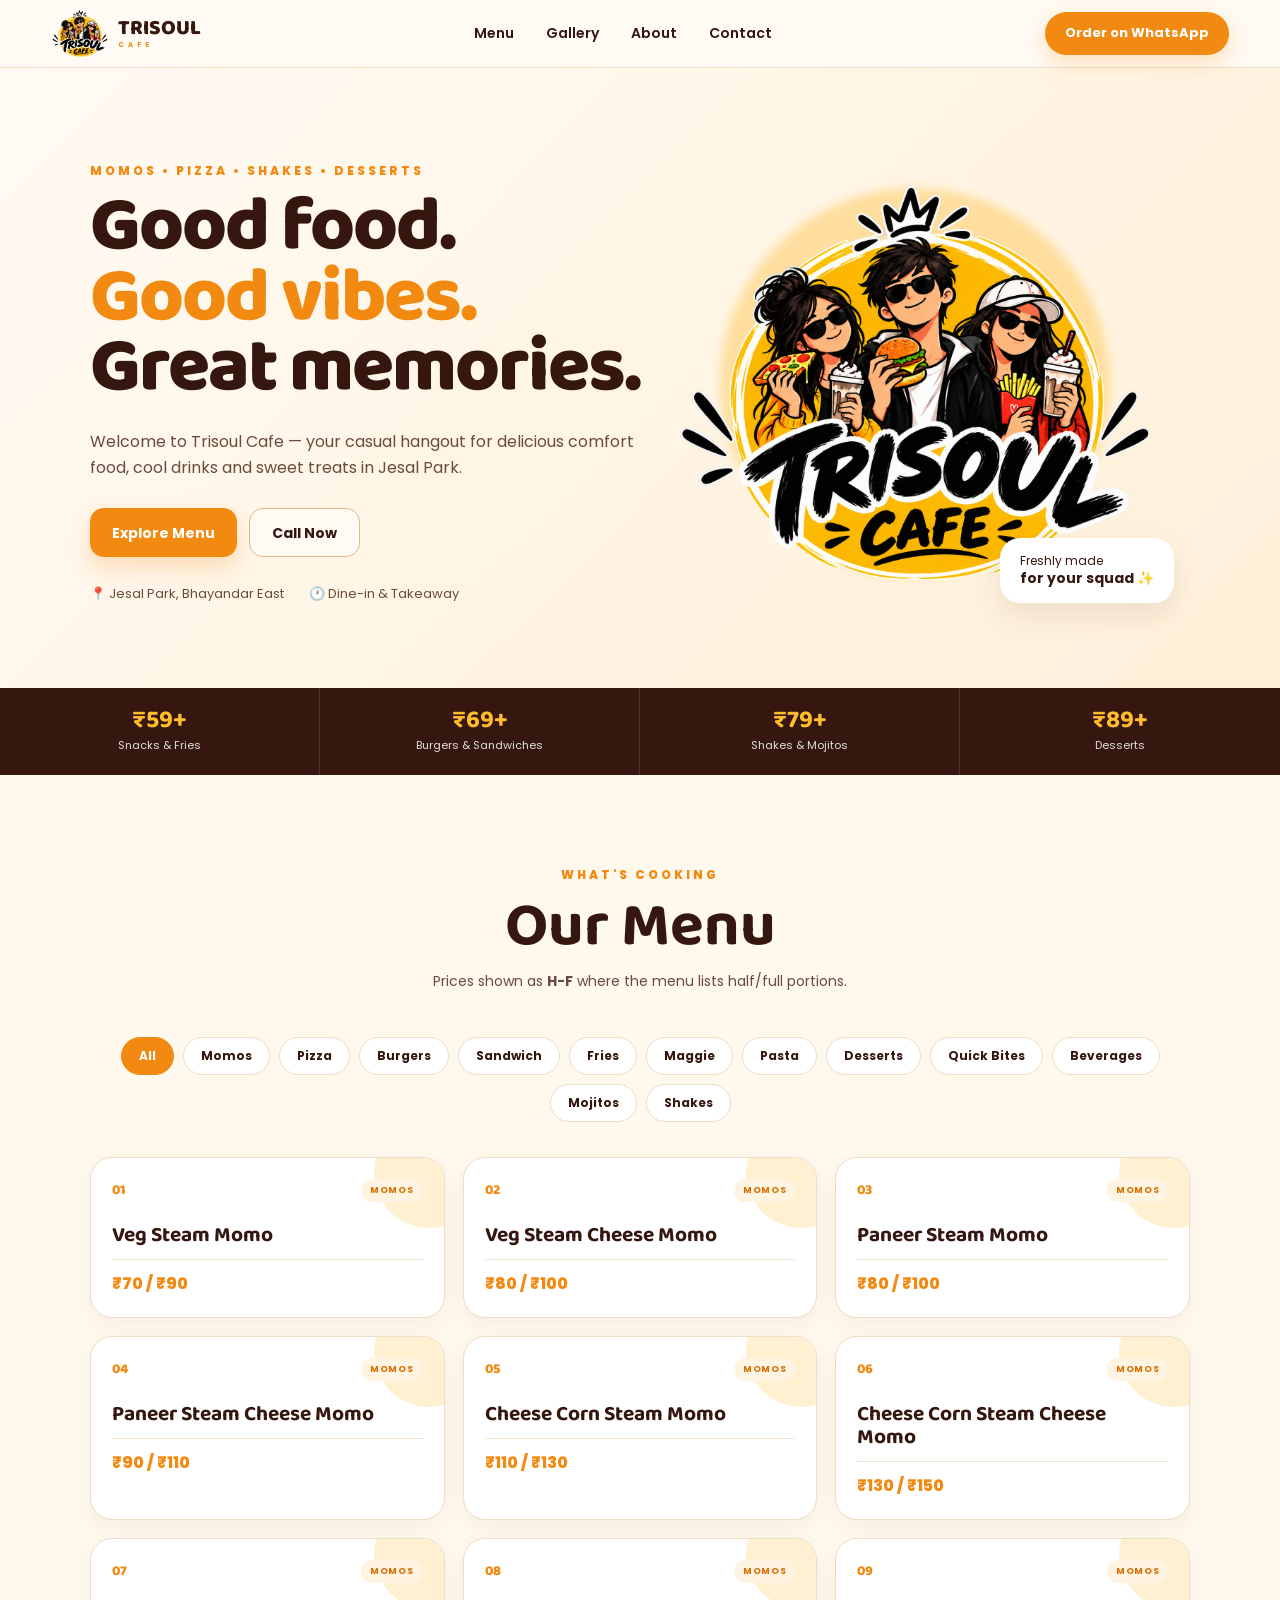
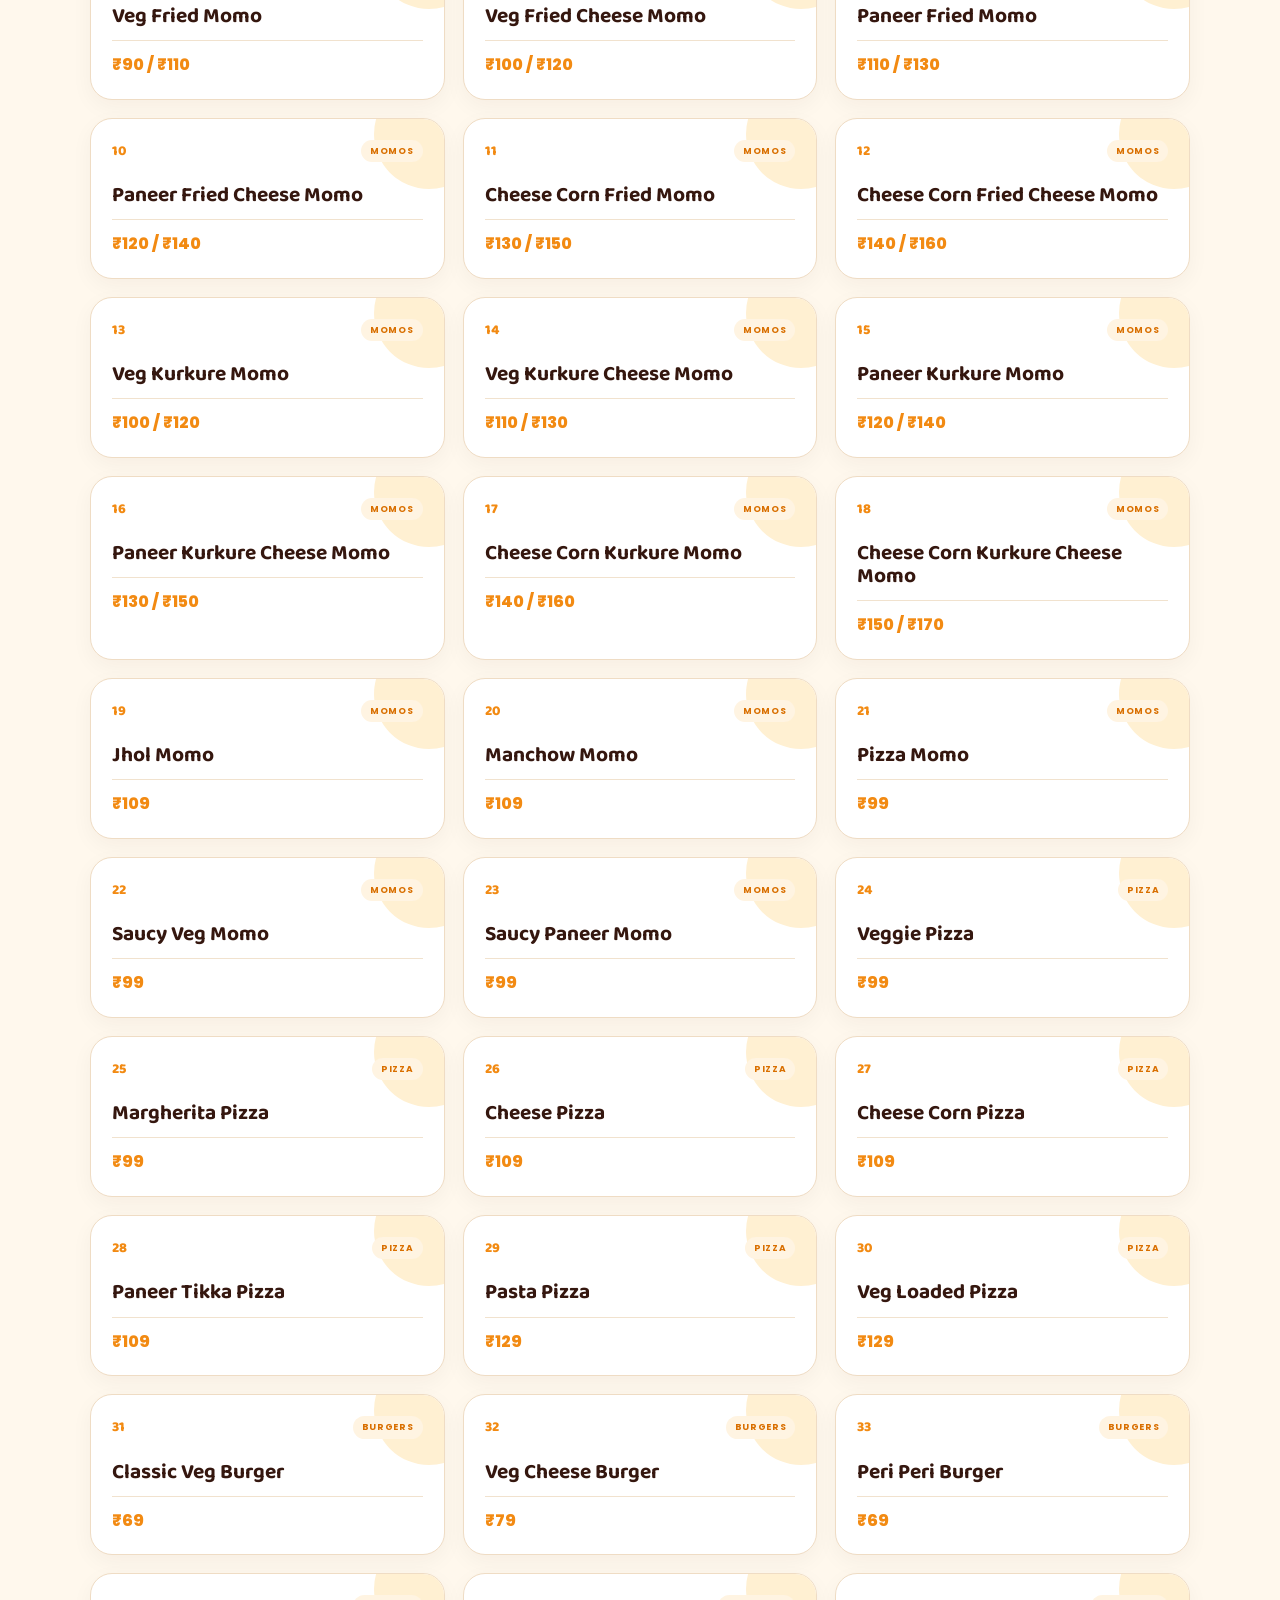
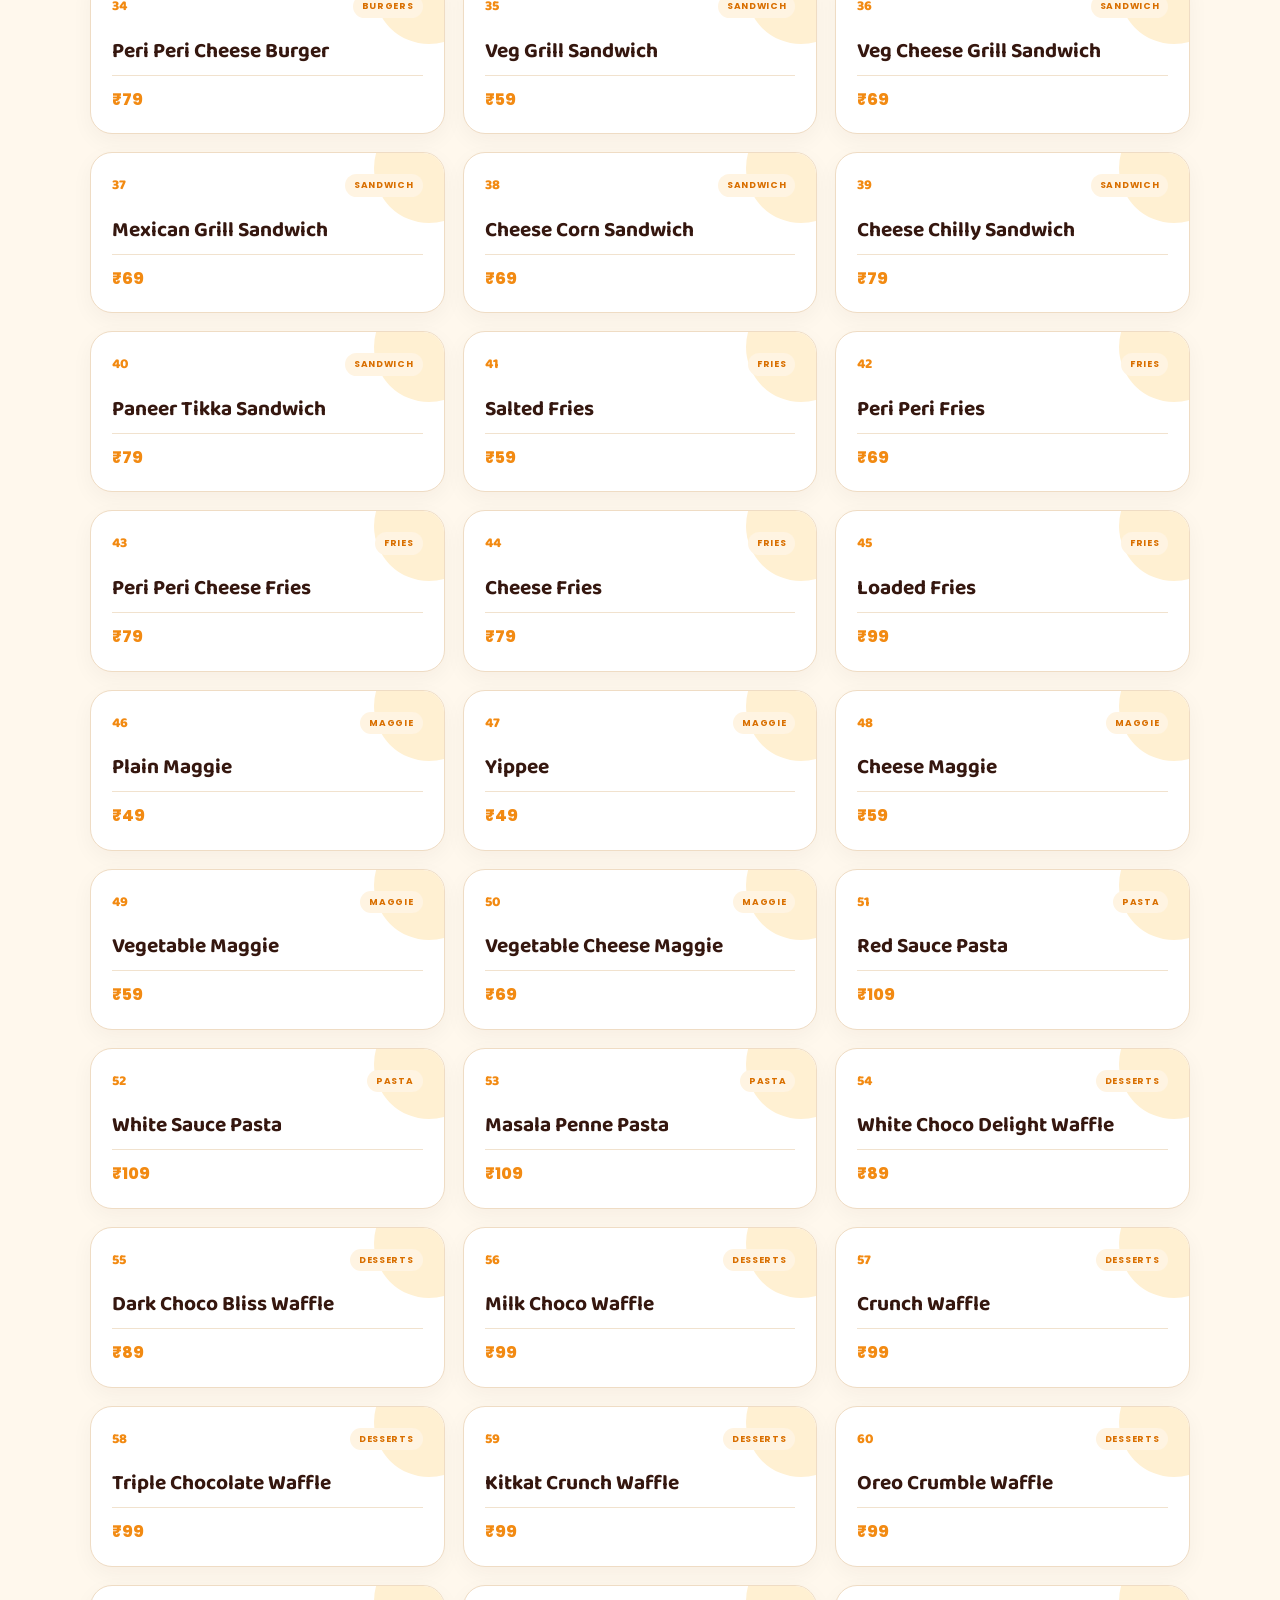
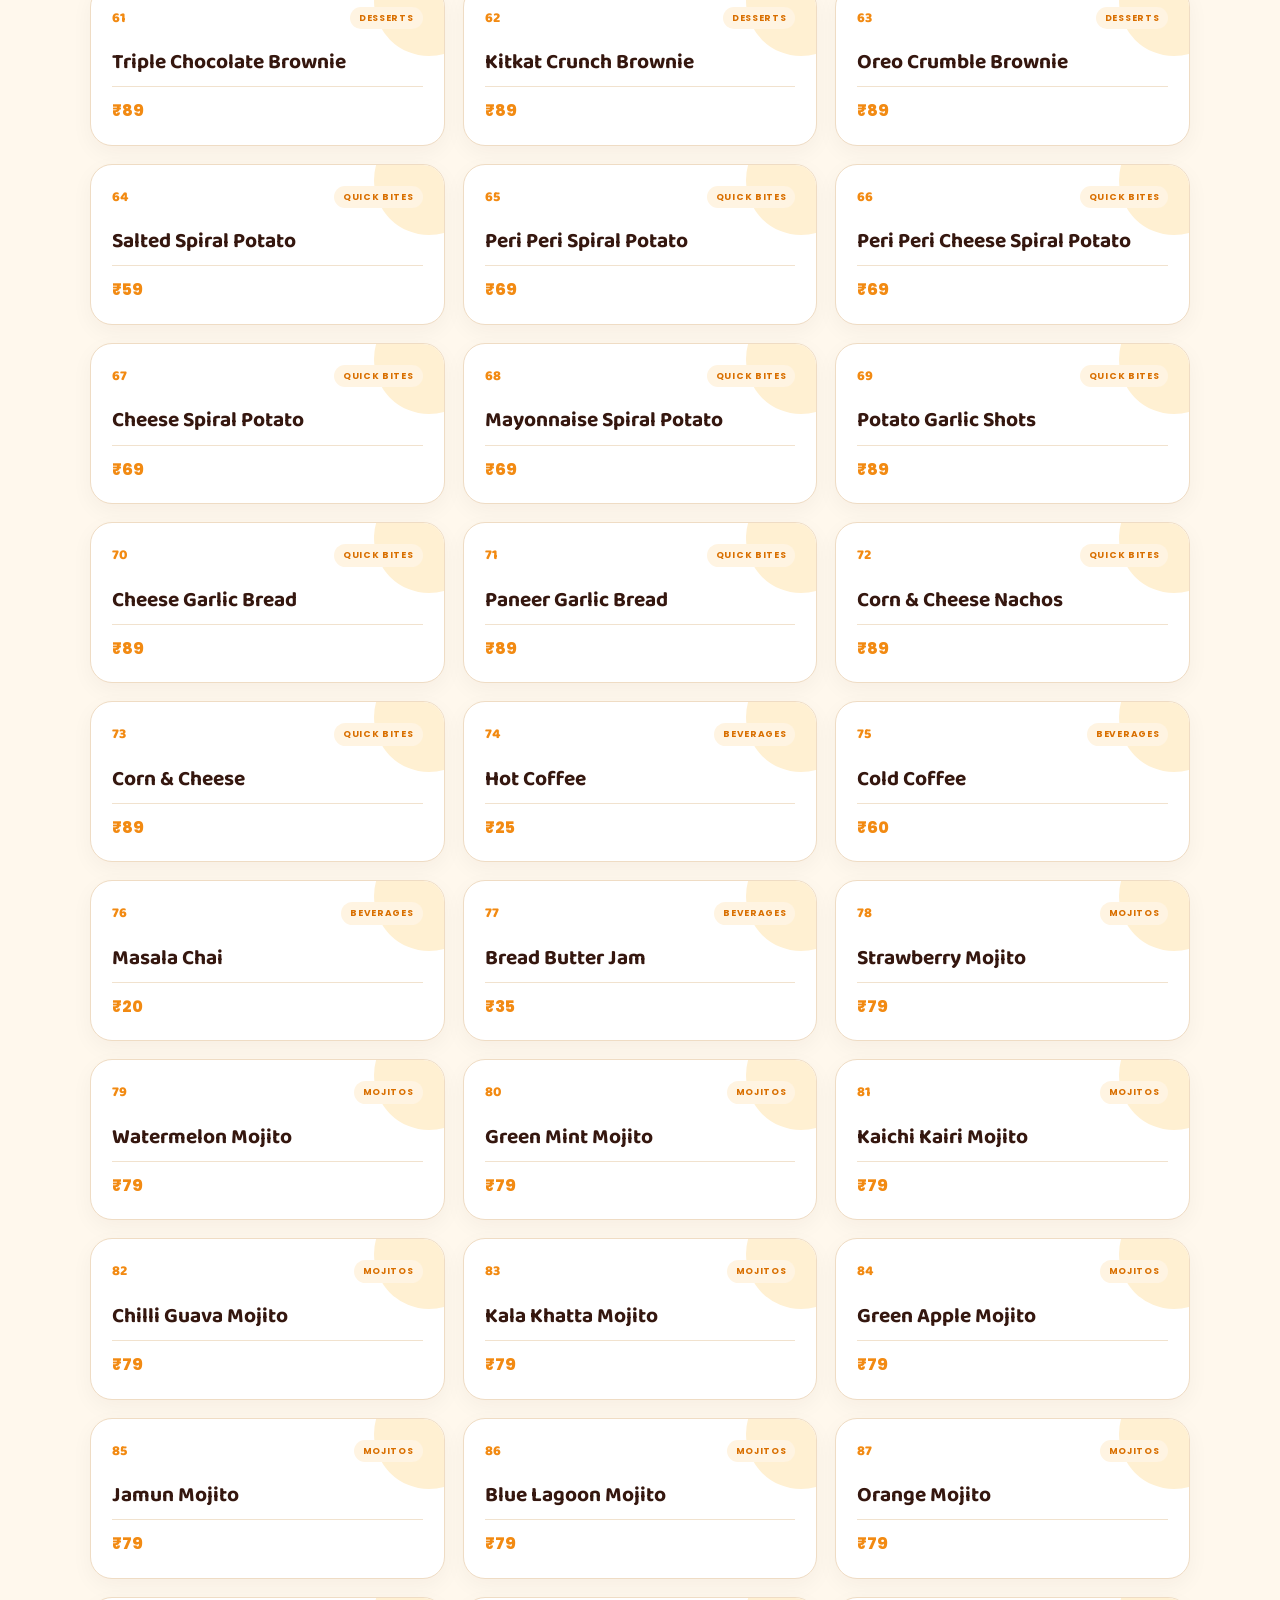
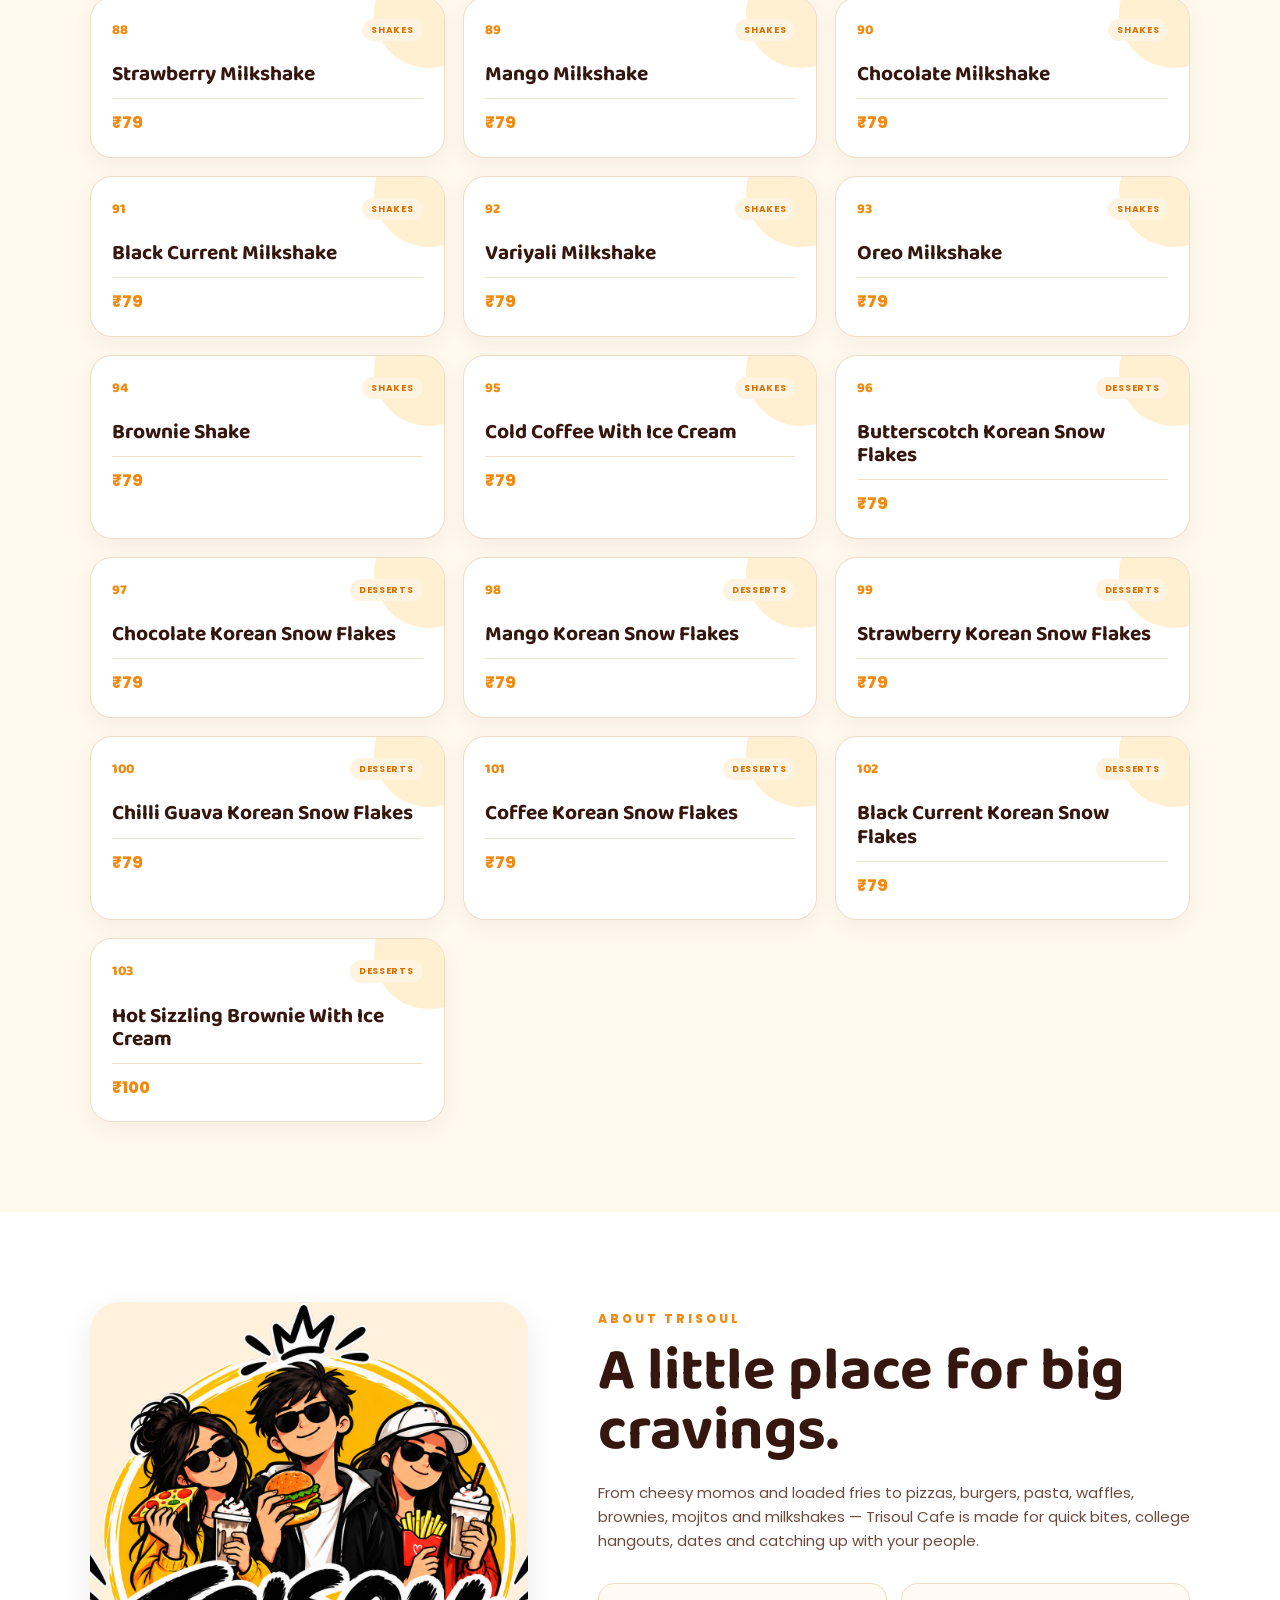
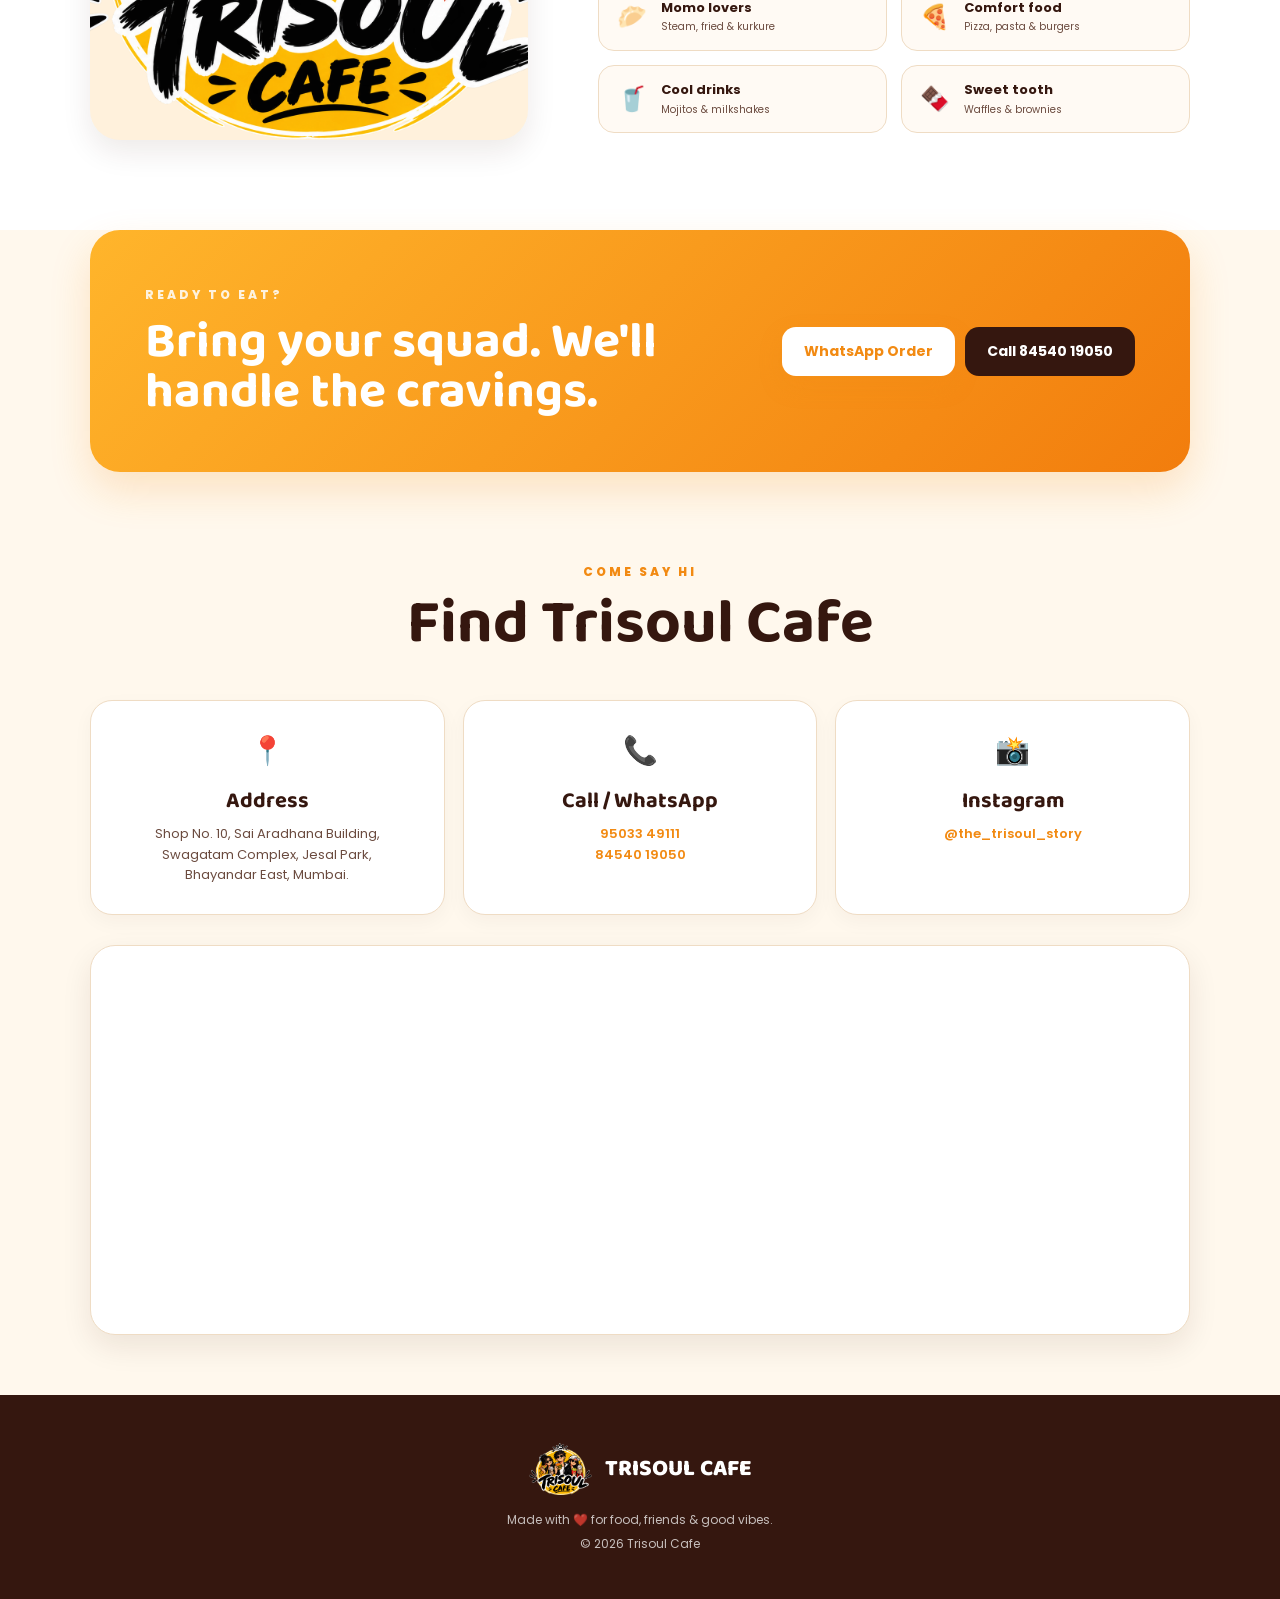
<file: index.html>
<!doctype html>
<html lang="en">

<head>
  <meta charset="utf-8">
  <meta name="viewport" content="width=device-width, initial-scale=1">

  <meta name="theme-color" content="#f29a28">

  <title>Trisoul Cafe | Jesal Park, Bhayandar East</title>

  <meta
    name="description"
    content="Trisoul Cafe — momos, pizza, burgers, sandwiches, pasta, desserts, shakes and mojitos at Jesal Park, Bhayandar East."
  >

  <link rel="preconnect" href="https://fonts.googleapis.com">
  <link rel="preconnect" href="https://fonts.gstatic.com" crossorigin>

  <link
    href="https://fonts.googleapis.com/css2?family=Baloo+2:wght@500;600;700;800&family=Poppins:wght@400;500;600;700&display=swap"
    rel="stylesheet"
  >

  <link rel="stylesheet" href="style.css">
</head>

<body>

  <!-- ================= NAVBAR ================= -->

  <header class="nav">

    <a class="brand" href="#home">
      <img src="./logo.png" alt="Trisoul Cafe Logo">
      <span>
        TRISOUL
        <small>CAFE</small>
      </span>
    </a>

    <nav>
      <a href="#menu">Menu</a>
      <a href="#gallery">Gallery</a>
      <a href="#about">About</a>
      <a href="#contact">Contact</a>
    </nav>

    <a
      class="nav-order"
      href="https://wa.me/919503349111?text=Hi%20Trisoul%20Cafe%2C%20I%20want%20to%20place%20an%20order."
      target="_blank"
      rel="noopener"
    >
      Order on WhatsApp
    </a>

  </header>


  <!-- ================= MAIN ================= -->

  <main id="home">


    <!-- ================= HERO ================= -->

    <section class="hero">

      <div class="hero-copy">

        <p class="eyebrow">
          MOMOS • PIZZA • SHAKES • DESSERTS
        </p>

        <h1>
          Good food.<br>
          <span>Good vibes.</span><br>
          Great memories.
        </h1>

        <p class="lead">
          Welcome to Trisoul Cafe — your casual hangout for delicious
          comfort food, cool drinks and sweet treats in Jesal Park.
        </p>

        <div class="hero-actions">

          <a class="btn primary" href="#menu">
            Explore Menu
          </a>

          <a class="btn ghost" href="tel:+919503349111">
            Call Now
          </a>

        </div>

        <div class="quick-info">

          <span>
            📍 Jesal Park, Bhayandar East
          </span>

          <span>
            🕐 Dine-in & Takeaway
          </span>

        </div>

      </div>


      <div class="hero-art">

        <!-- Decorative circle -->
        <div class="sun"></div>

        <!-- MAIN LOGO -->
        <img
          src="./logo.png"
          alt="Trisoul Cafe illustrated logo"
          class="hero-logo"
        >

        <div class="floating-card">
          Freshly made<br>
          <b>for your squad ✨</b>
        </div>

      </div>

    </section>


    <!-- ================= PRICE STRIP ================= -->

    <section class="strip">

      <div>
        <b>₹59+</b>
        <span>Snacks & Fries</span>
      </div>

      <div>
        <b>₹69+</b>
        <span>Burgers & Sandwiches</span>
      </div>

      <div>
        <b>₹79+</b>
        <span>Shakes & Mojitos</span>
      </div>

      <div>
        <b>₹89+</b>
        <span>Desserts</span>
      </div>

    </section>


    <!-- ================= MENU ================= -->

    <section class="section" id="menu">

      <div class="section-head">

        <p class="eyebrow">
          WHAT'S COOKING
        </p>

        <h2>
          Our Menu
        </h2>

        <p>
          Prices shown as <b>H-F</b> where the menu lists half/full portions.
        </p>

      </div>

      <div class="filters" id="filters"></div>

      <div class="menu-grid" id="menuGrid"></div>

    </section>


    <!-- ================= ORIGINAL MENU PHOTOS ================= -->

    <section class="menu-photos section" id="gallery">

      <div class="section-head">

        <p class="eyebrow">
          THE ORIGINAL MENU
        </p>

        <h2>
          See the full menu
        </h2>

        <p>
          Tap any page to view the original printed menu.
        </p>

      </div>


      <div class="photo-grid">

        <a href="./menu-1.jpg" target="_blank">
          <img
            src="./menu-1.jpg"
            alt="Trisoul Cafe Menu Cover"
          >
        </a>

        <a href="./menu-2.jpg" target="_blank">
          <img
            src="./menu-2.jpg"
            alt="Trisoul Cafe Momo Menu"
          >
        </a>

        <a href="./menu-3.jpg" target="_blank">
          <img
            src="./menu-3.jpg"
            alt="Trisoul Cafe Pizza Burger Sandwich Menu"
          >
        </a>

        <a href="./menu-4.jpg" target="_blank">
          <img
            src="./menu-4.jpg"
            alt="Trisoul Cafe Waffles Dessert Coffee Menu"
          >
        </a>

        <a href="./menu-5.jpg" target="_blank">
          <img
            src="./menu-5.jpg"
            alt="Trisoul Cafe Mojito Milkshake Dessert Menu"
          >
        </a>

      </div>

    </section>


    <!-- ================= ABOUT ================= -->

    <section class="section about" id="about">

      <div class="about-image">

        <img
          src="./logo.png"
          alt="Trisoul Cafe"
        >

      </div>


      <div>

        <p class="eyebrow">
          ABOUT TRISOUL
        </p>

        <h2>
          A little place for big cravings.
        </h2>

        <p>
          From cheesy momos and loaded fries to pizzas, burgers, pasta,
          waffles, brownies, mojitos and milkshakes — Trisoul Cafe is made
          for quick bites, college hangouts, dates and catching up with
          your people.
        </p>


        <div class="features">

          <div>
            <span>🥟</span>
            <b>Momo lovers</b>
            <small>Steam, fried & kurkure</small>
          </div>

          <div>
            <span>🍕</span>
            <b>Comfort food</b>
            <small>Pizza, pasta & burgers</small>
          </div>

          <div>
            <span>🥤</span>
            <b>Cool drinks</b>
            <small>Mojitos & milkshakes</small>
          </div>

          <div>
            <span>🍫</span>
            <b>Sweet tooth</b>
            <small>Waffles & brownies</small>
          </div>

        </div>

      </div>

    </section>


    <!-- ================= CTA ================= -->

    <section class="cta">

      <div>

        <p class="eyebrow">
          READY TO EAT?
        </p>

        <h2>
          Bring your squad. We'll handle the cravings.
        </h2>

      </div>


      <div class="cta-actions">

        <a
          class="btn primary"
          href="https://wa.me/919503349111?text=Hi%20Trisoul%20Cafe%2C%20I%20want%20to%20place%20an%20order."
          target="_blank"
          rel="noopener"
        >
          WhatsApp Order
        </a>

        <a
          class="btn dark"
          href="tel:+918454019050"
        >
          Call 84540 19050
        </a>

      </div>

    </section>


    <!-- ================= CONTACT ================= -->

    <section class="section contact" id="contact">

      <div class="section-head">

        <p class="eyebrow">
          COME SAY HI
        </p>

        <h2>
          Find Trisoul Cafe
        </h2>

      </div>


      <div class="contact-grid">


        <div class="contact-card">

          <span>📍</span>

          <h3>
            Address
          </h3>

          <p>
            Shop No. 10, Sai Aradhana Building,<br>
            Swagatam Complex, Jesal Park,<br>
            Bhayandar East, Mumbai.
          </p>

        </div>


        <div class="contact-card">

          <span>📞</span>

          <h3>
            Call / WhatsApp
          </h3>

          <p>

            <a href="tel:+919503349111">
              95033 49111
            </a>

            <br>

            <a href="tel:+918454019050">
              84540 19050
            </a>

          </p>

        </div>


        <div class="contact-card">

          <span>📸</span>

          <h3>
            Instagram
          </h3>

          <p>

            <a
              href="https://instagram.com/the_trisoul_story"
              target="_blank"
              rel="noopener"
            >
              @the_trisoul_story
            </a>

          </p>

        </div>

      </div>


      <!-- GOOGLE MAP -->

      <div class="map-wrap">

        <iframe
          title="Trisoul Cafe Map"
          src="https://www.google.com/maps?q=Jesal%20Park%2C%20Bhayandar%20East%2C%20Mumbai&output=embed"
          loading="lazy"
        ></iframe>

      </div>

    </section>

  </main>


  <!-- ================= FOOTER ================= -->

  <footer>

    <div>

      <img
        src="./logo.png"
        alt="Trisoul Cafe"
      >

      <span>
        TRISOUL CAFE
      </span>

    </div>

    <p>
      Made with ❤️ for food, friends & good vibes.
    </p>

    <p>
      © <span id="year"></span> Trisoul Cafe
    </p>

  </footer>


  <!-- ================= JAVASCRIPT ================= -->

  <script src="./script.js"></script>

</body>

</html>
</file>
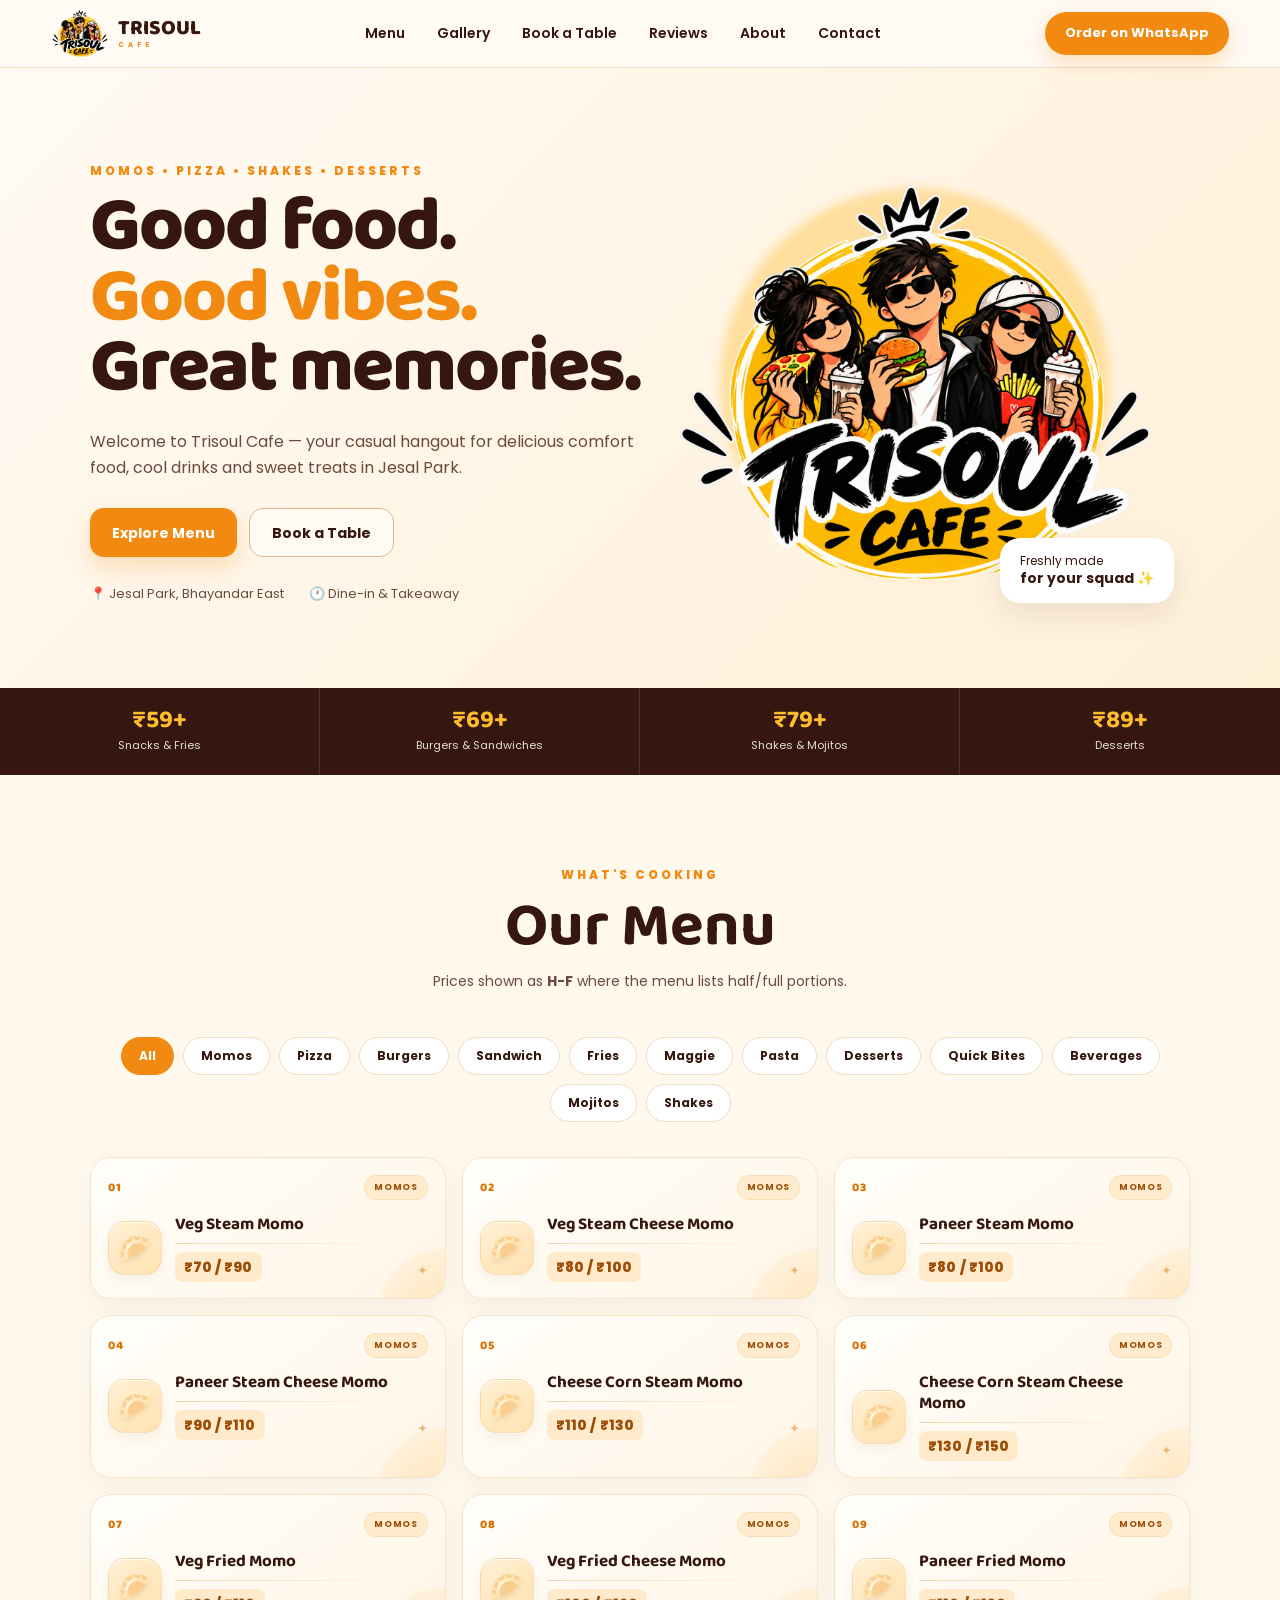
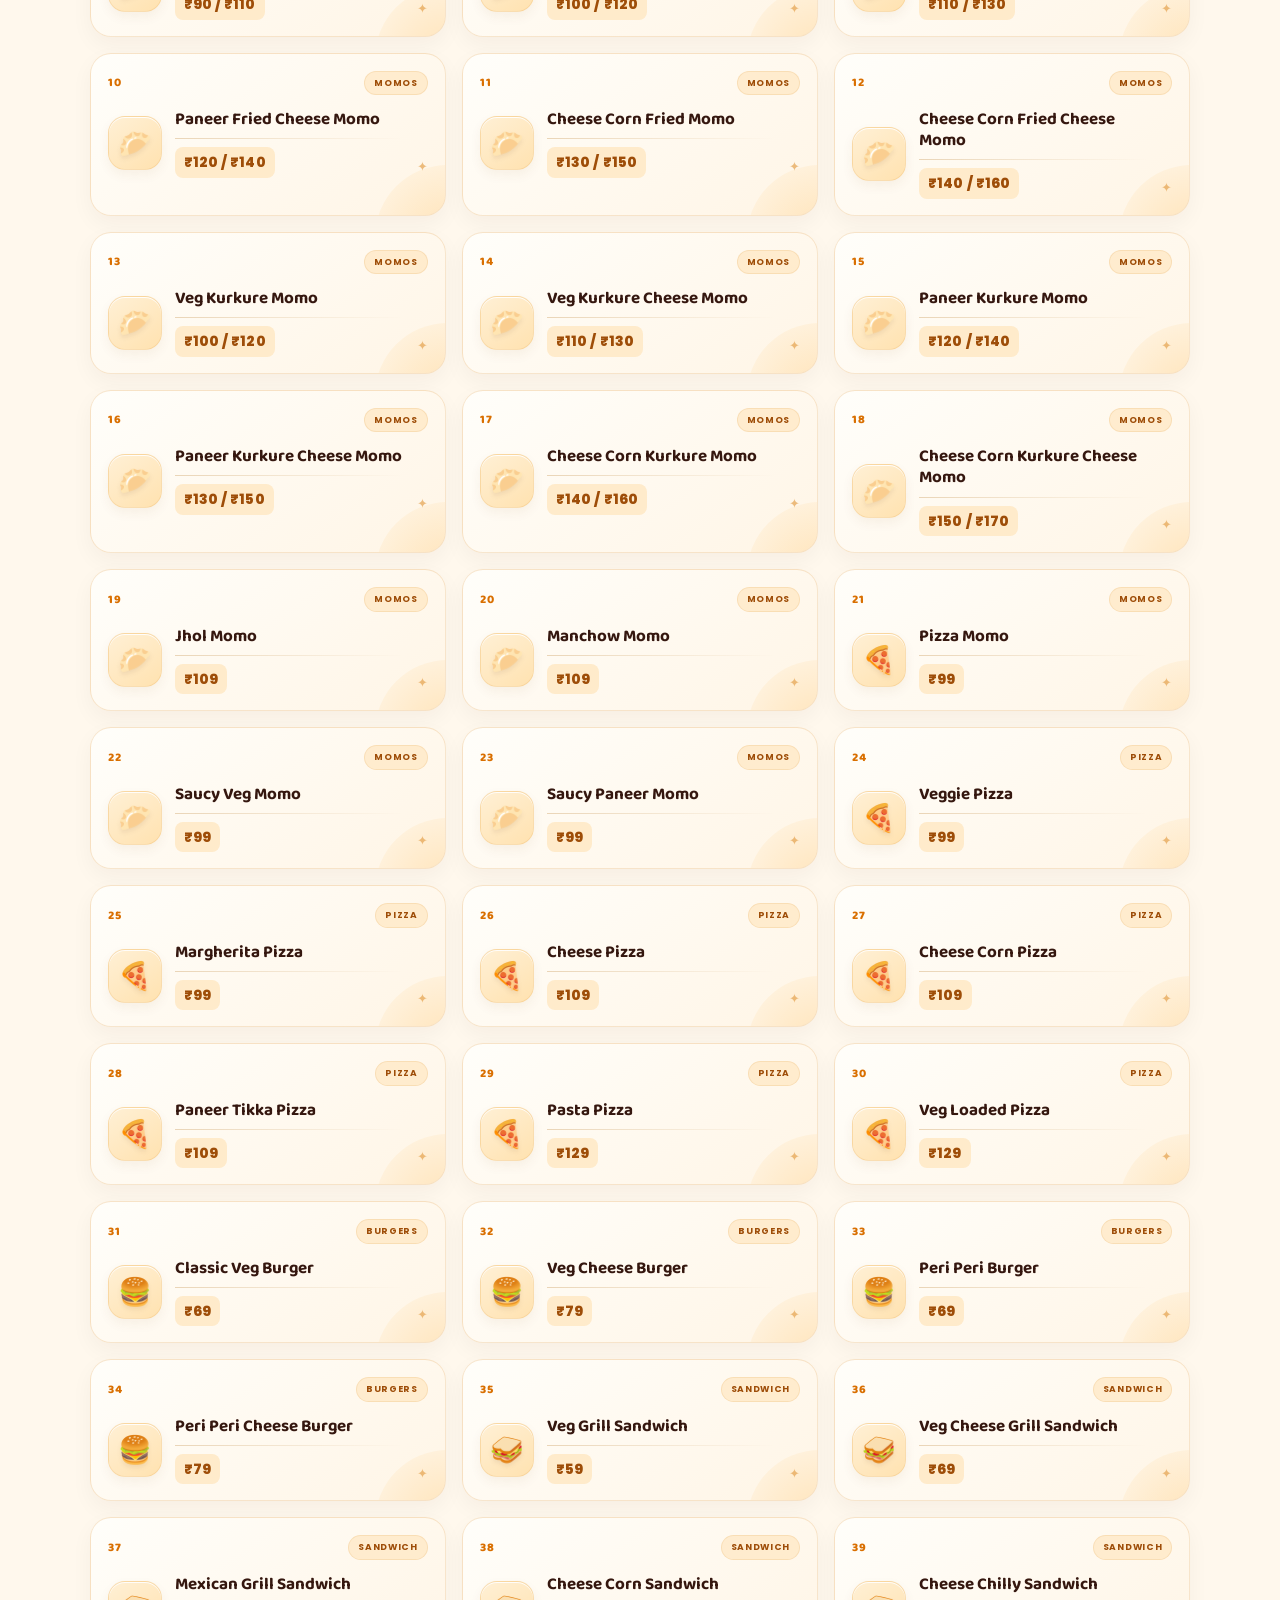
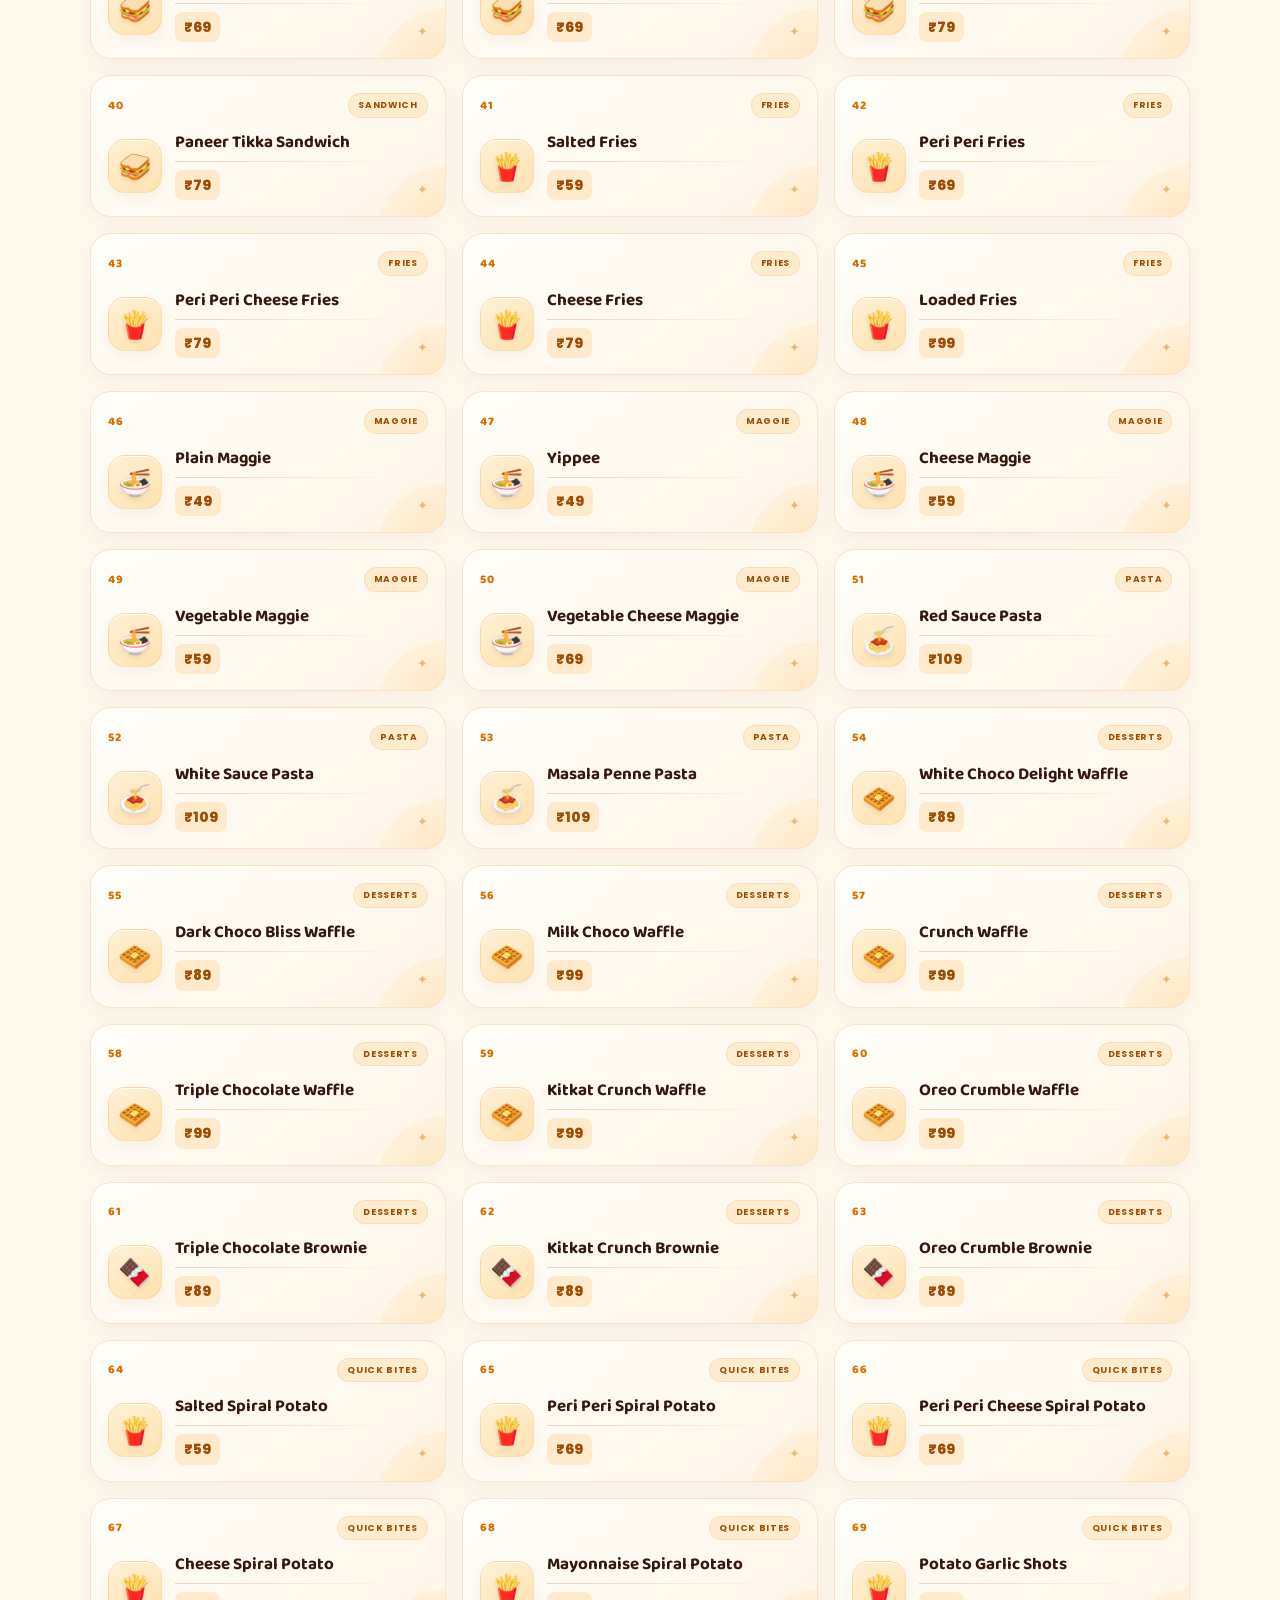
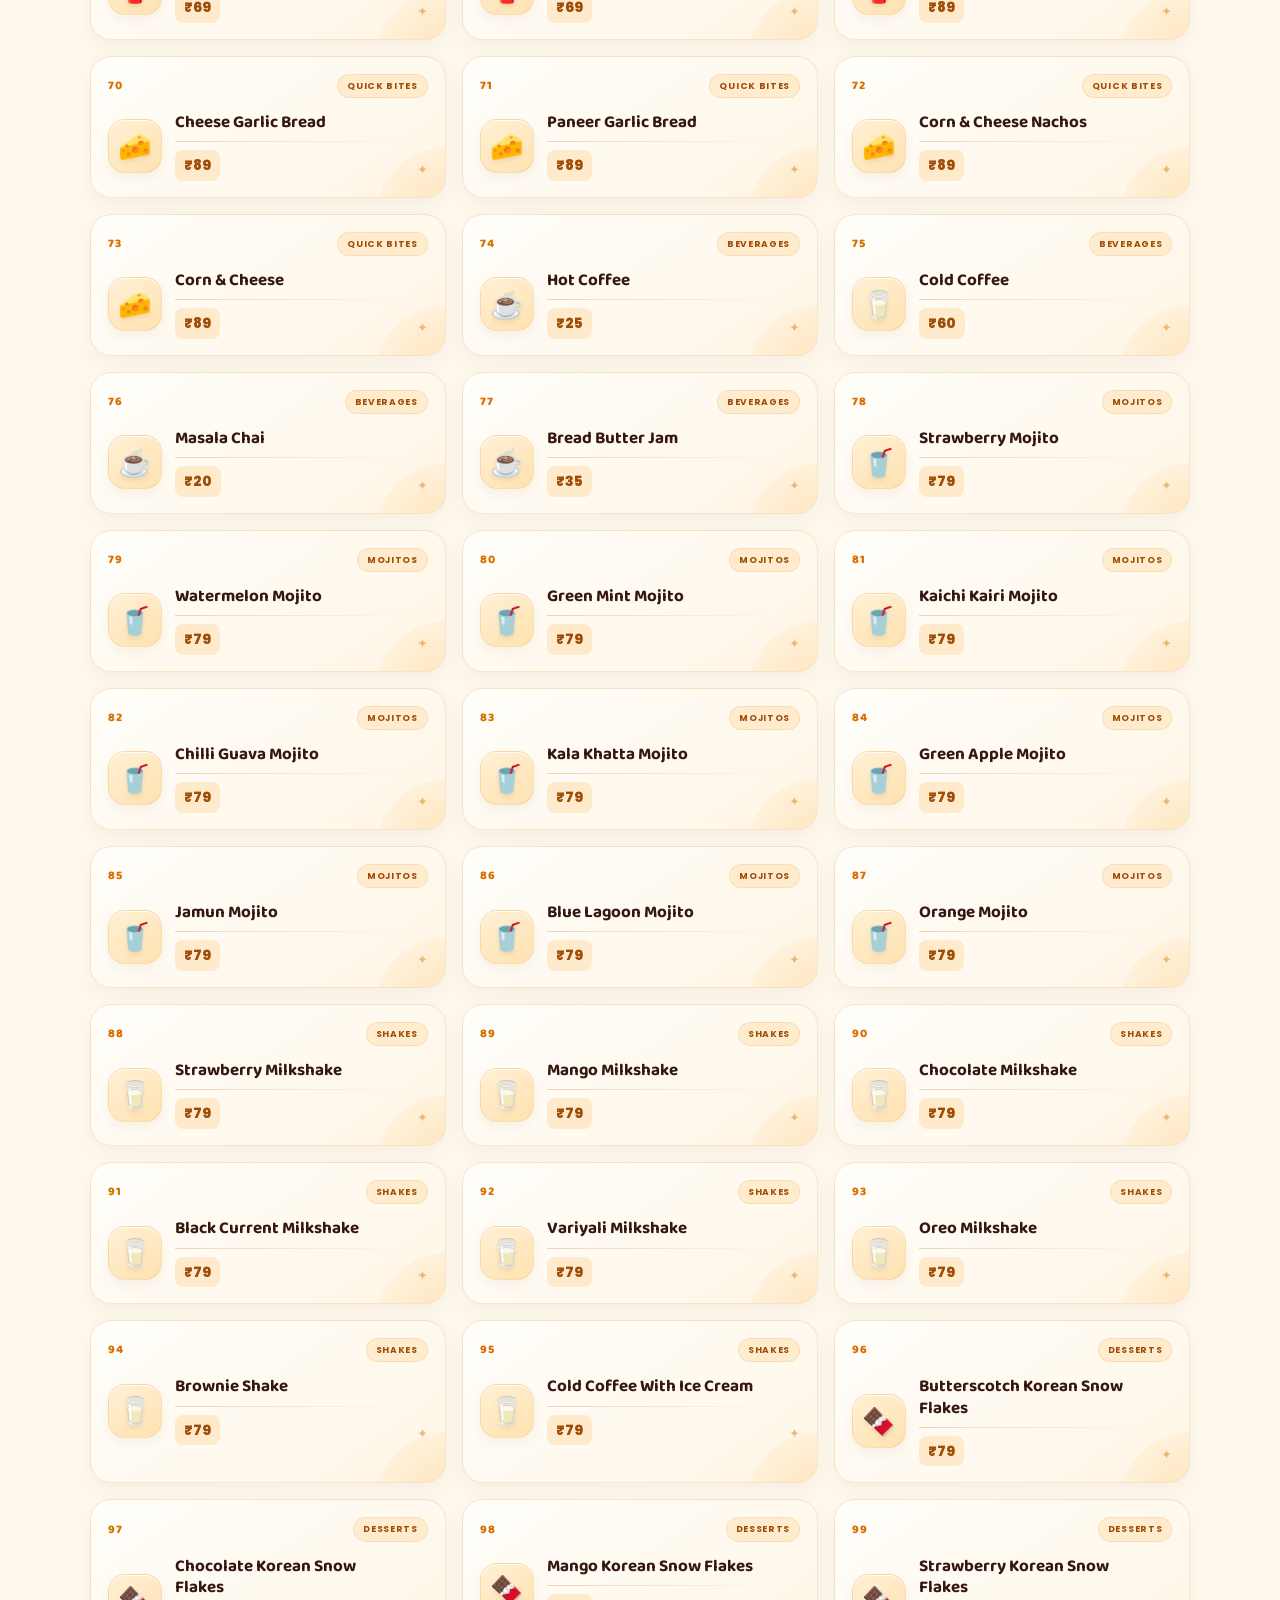
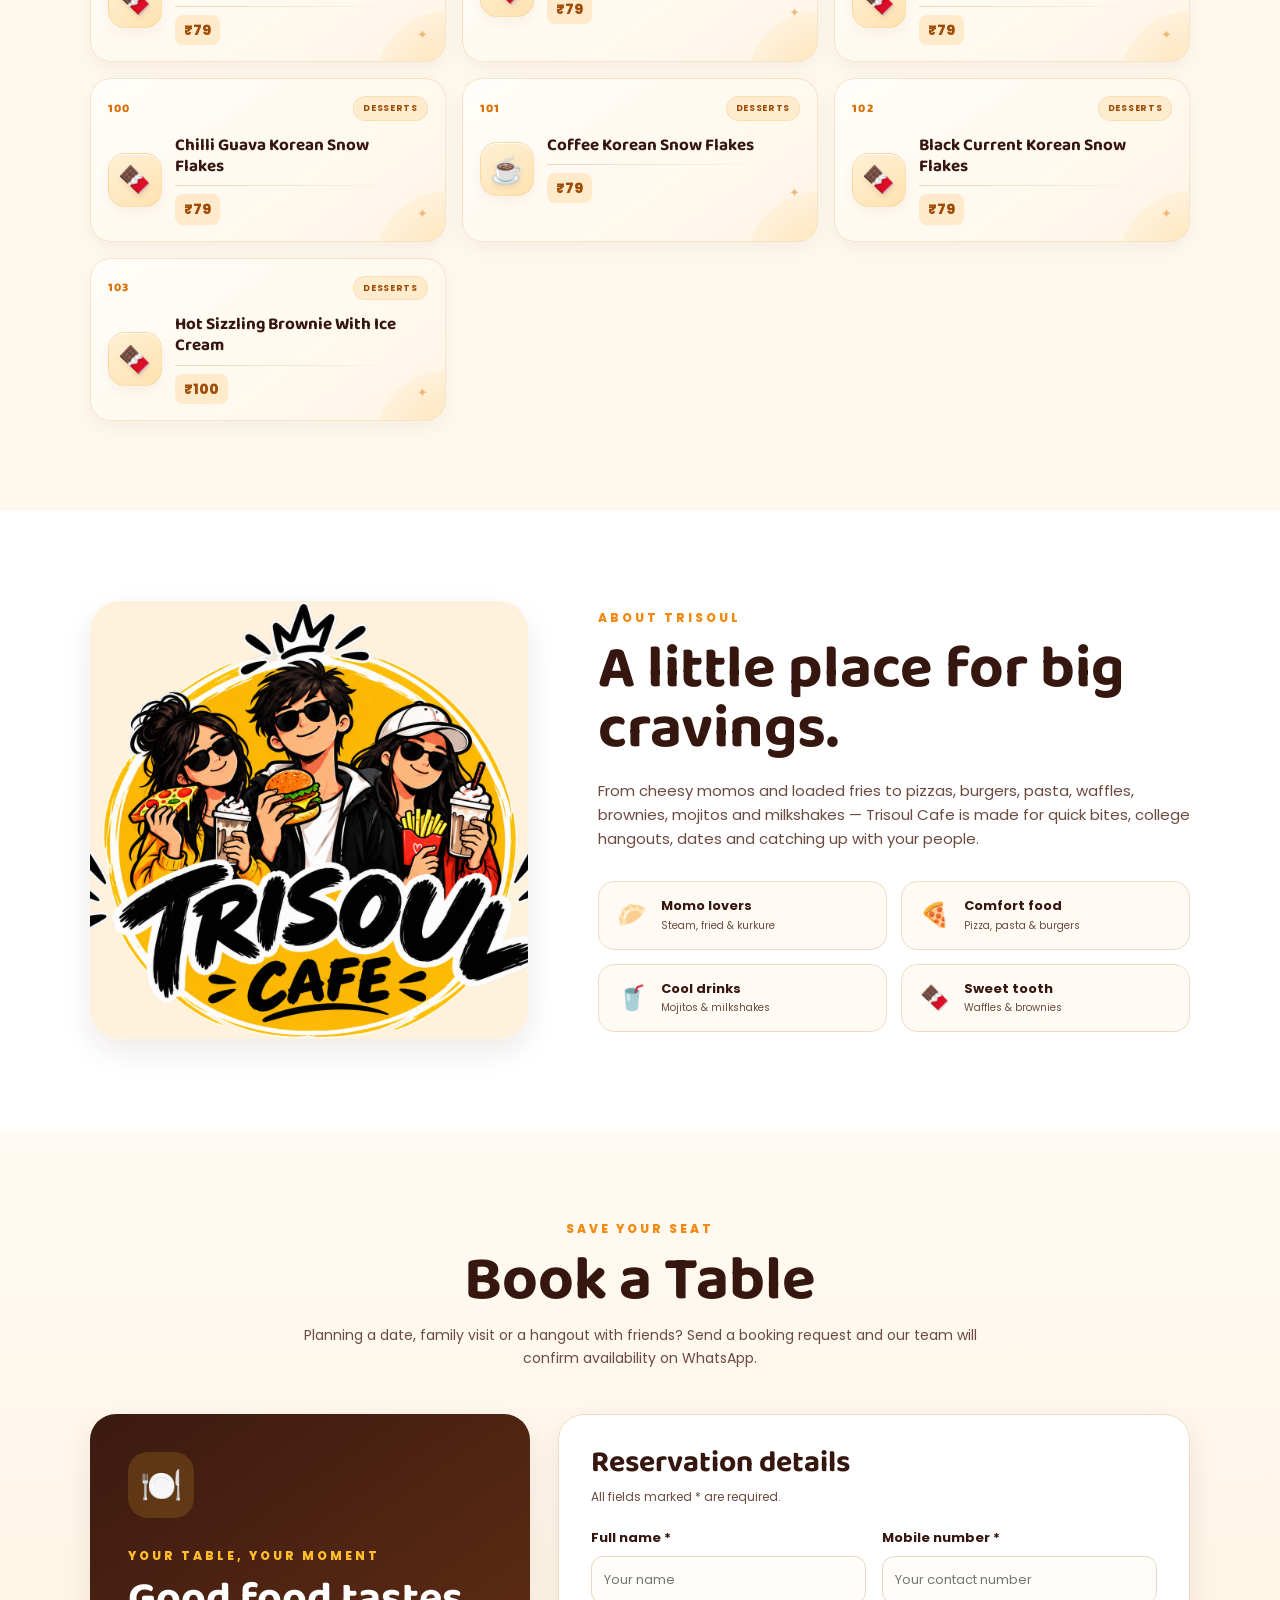
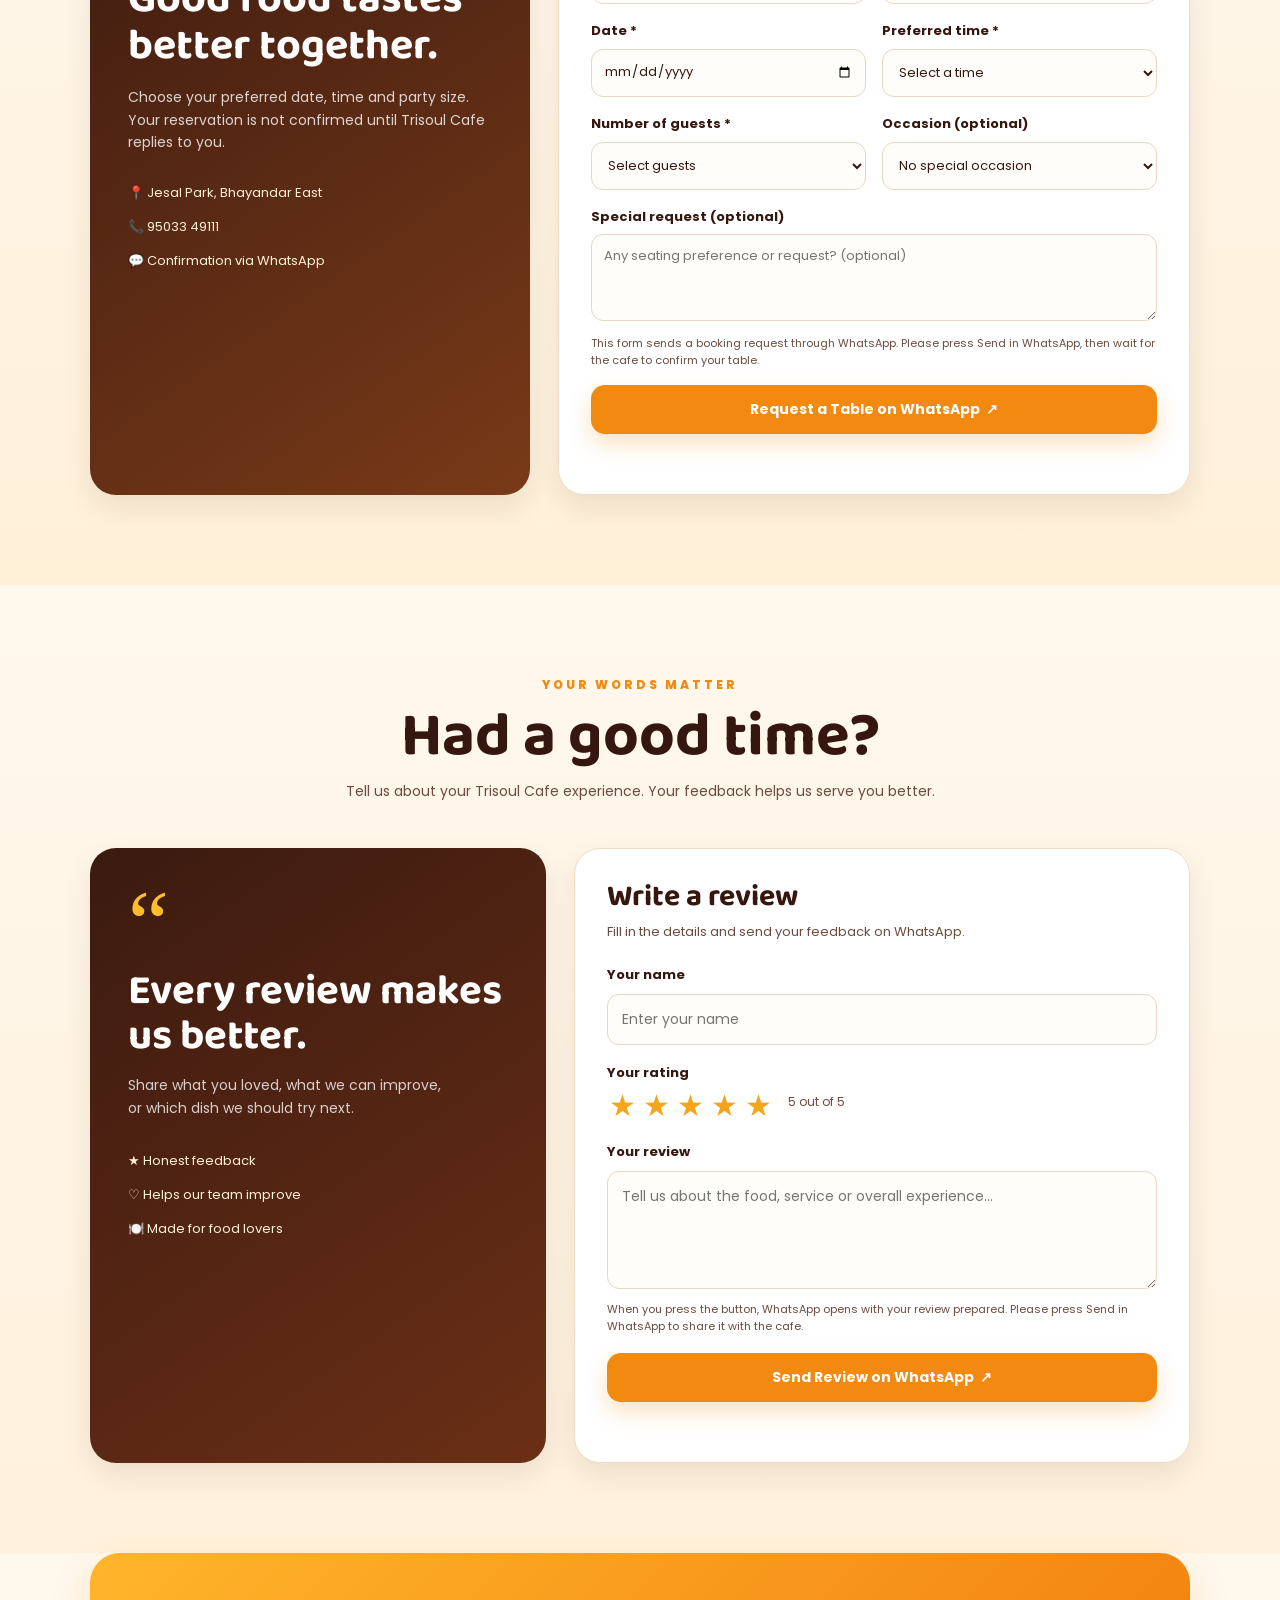
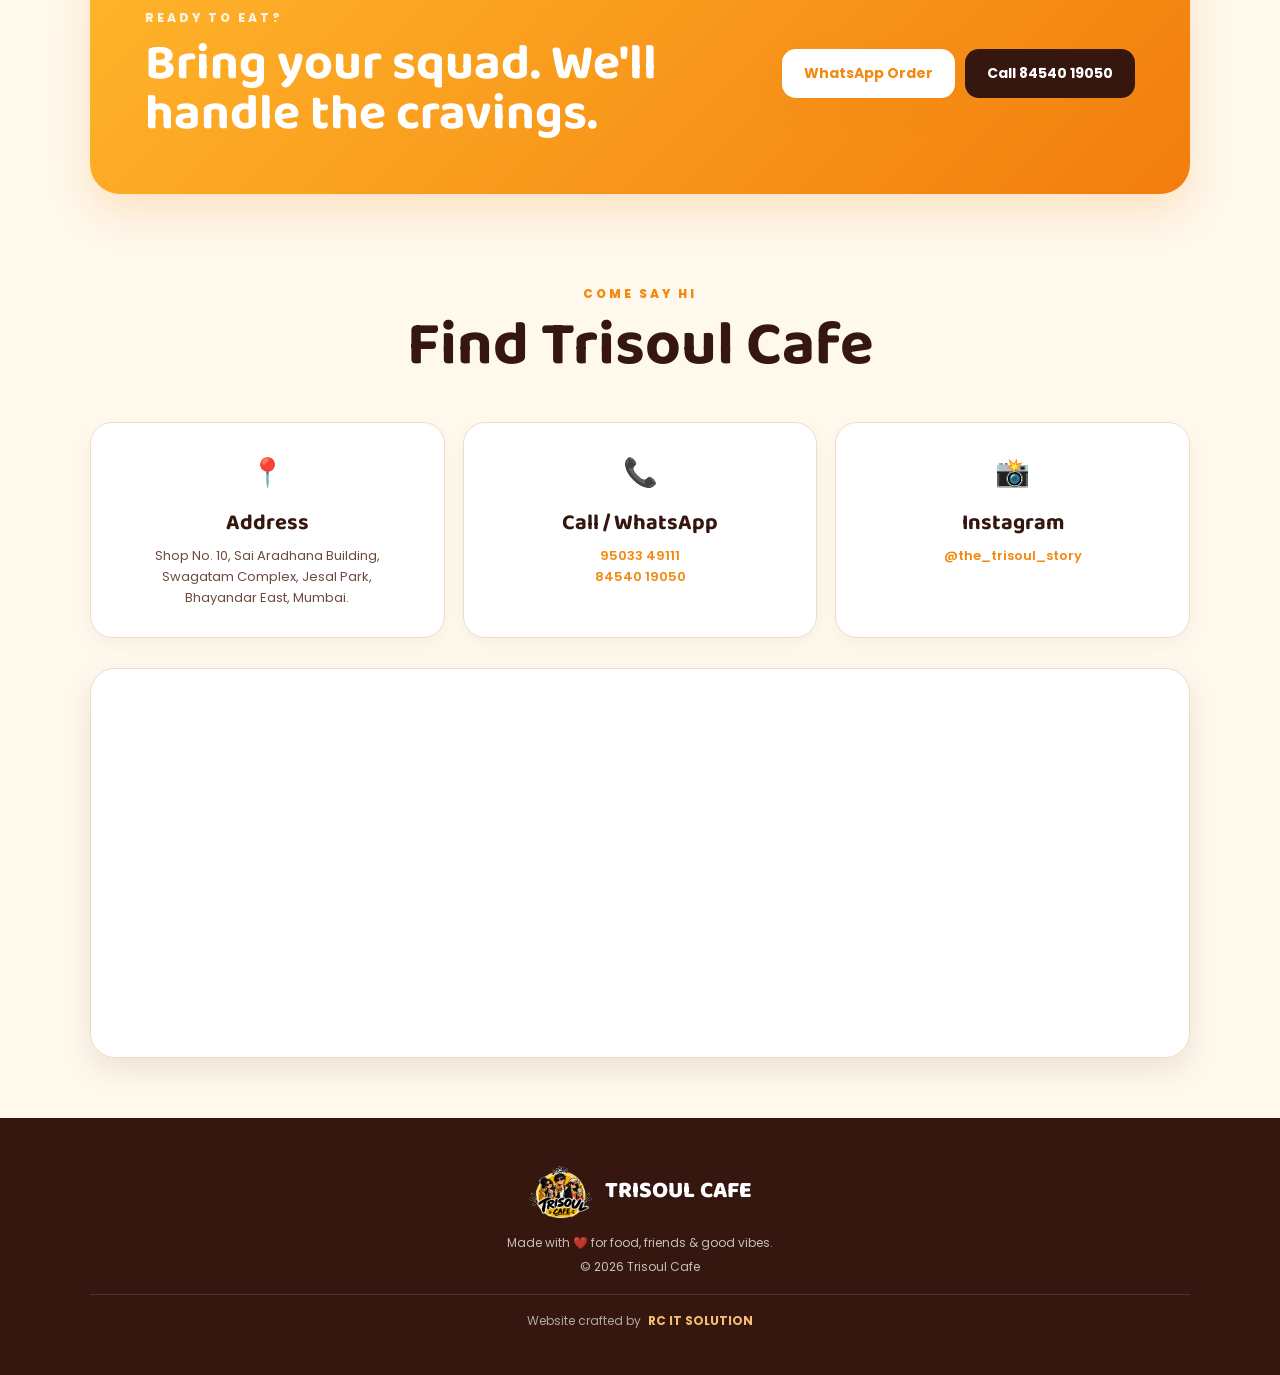
<file: trisoul-cafe-website-main/index.html>
<!doctype html>
<html lang="en">

<head>
  <meta charset="utf-8">
  <meta name="viewport" content="width=device-width, initial-scale=1">

  <meta name="theme-color" content="#f29a28">

  <title>Trisoul Cafe | Jesal Park, Bhayandar East</title>

  <meta
    name="description"
    content="Trisoul Cafe — momos, pizza, burgers, sandwiches, pasta, desserts, shakes and mojitos at Jesal Park, Bhayandar East."
  >

  <link rel="preconnect" href="https://fonts.googleapis.com">
  <link rel="preconnect" href="https://fonts.gstatic.com" crossorigin>

  <link
    href="https://fonts.googleapis.com/css2?family=Baloo+2:wght@500;600;700;800&family=Poppins:wght@400;500;600;700&display=swap"
    rel="stylesheet"
  >

  <link rel="stylesheet" href="style.css">
</head>

<body>

  <!-- ================= NAVBAR ================= -->

  <header class="nav">

    <a class="brand" href="#home">
      <img src="./logo.png" alt="Trisoul Cafe Logo">
      <span>
        TRISOUL
        <small>CAFE</small>
      </span>
    </a>

    <nav>
      <a href="#menu">Menu</a>
      <a href="#gallery">Gallery</a>
      <a href="#booking">Book a Table</a>
      <a href="#reviews">Reviews</a>
      <a href="#about">About</a>
      <a href="#contact">Contact</a>
    </nav>

    <a
      class="nav-order"
      href="https://wa.me/919503349111?text=Hi%20Trisoul%20Cafe%2C%20I%20want%20to%20place%20an%20order."
      target="_blank"
      rel="noopener"
    >
      Order on WhatsApp
    </a>

  </header>


  <!-- ================= MAIN ================= -->

  <main id="home">


    <!-- ================= HERO ================= -->

    <section class="hero">

      <div class="hero-copy">

        <p class="eyebrow">
          MOMOS • PIZZA • SHAKES • DESSERTS
        </p>

        <h1>
          Good food.<br>
          <span>Good vibes.</span><br>
          Great memories.
        </h1>

        <p class="lead">
          Welcome to Trisoul Cafe — your casual hangout for delicious
          comfort food, cool drinks and sweet treats in Jesal Park.
        </p>

        <div class="hero-actions">

          <a class="btn primary" href="#menu">
            Explore Menu
          </a>

          <a class="btn ghost" href="#booking">
            Book a Table
          </a>

        </div>

        <div class="quick-info">

          <span>
            📍 Jesal Park, Bhayandar East
          </span>

          <span>
            🕐 Dine-in & Takeaway
          </span>

        </div>

      </div>


      <div class="hero-art">

        <!-- Decorative circle -->
        <div class="sun"></div>

        <!-- MAIN LOGO -->
        <img
          src="./logo.png"
          alt="Trisoul Cafe illustrated logo"
          class="hero-logo"
        >

        <div class="floating-card">
          Freshly made<br>
          <b>for your squad ✨</b>
        </div>

      </div>

    </section>


    <!-- ================= PRICE STRIP ================= -->

    <section class="strip">

      <div>
        <b>₹59+</b>
        <span>Snacks & Fries</span>
      </div>

      <div>
        <b>₹69+</b>
        <span>Burgers & Sandwiches</span>
      </div>

      <div>
        <b>₹79+</b>
        <span>Shakes & Mojitos</span>
      </div>

      <div>
        <b>₹89+</b>
        <span>Desserts</span>
      </div>

    </section>


    <!-- ================= MENU ================= -->

    <section class="section" id="menu">

      <div class="section-head">

        <p class="eyebrow">
          WHAT'S COOKING
        </p>

        <h2>
          Our Menu
        </h2>

        <p>
          Prices shown as <b>H-F</b> where the menu lists half/full portions.
        </p>

      </div>

      <div class="filters" id="filters"></div>

      <div class="menu-grid" id="menuGrid"></div>

    </section>


    <!-- ================= ORIGINAL MENU PHOTOS ================= -->

    <section class="menu-photos section" id="gallery">

      <div class="section-head">

        <p class="eyebrow">
          THE ORIGINAL MENU
        </p>

        <h2>
          See the full menu
        </h2>

        <p>
          Tap any page to view the original printed menu.
        </p>

      </div>


      <div class="photo-grid">

        <a href="./menu-1.jpg" target="_blank">
          <img
            src="./menu-1.jpg"
            alt="Trisoul Cafe Menu Cover"
          >
        </a>

        <a href="./menu-2.jpg" target="_blank">
          <img
            src="./menu-2.jpg"
            alt="Trisoul Cafe Momo Menu"
          >
        </a>

        <a href="./menu-3.jpg" target="_blank">
          <img
            src="./menu-3.jpg"
            alt="Trisoul Cafe Pizza Burger Sandwich Menu"
          >
        </a>

        <a href="./menu-4.jpg" target="_blank">
          <img
            src="./menu-4.jpg"
            alt="Trisoul Cafe Waffles Dessert Coffee Menu"
          >
        </a>

        <a href="./menu-5.jpg" target="_blank">
          <img
            src="./menu-5.jpg"
            alt="Trisoul Cafe Mojito Milkshake Dessert Menu"
          >
        </a>

      </div>

    </section>


    <!-- ================= ABOUT ================= -->

    <section class="section about" id="about">

      <div class="about-image">

        <img
          src="./logo.png"
          alt="Trisoul Cafe"
        >

      </div>


      <div>

        <p class="eyebrow">
          ABOUT TRISOUL
        </p>

        <h2>
          A little place for big cravings.
        </h2>

        <p>
          From cheesy momos and loaded fries to pizzas, burgers, pasta,
          waffles, brownies, mojitos and milkshakes — Trisoul Cafe is made
          for quick bites, college hangouts, dates and catching up with
          your people.
        </p>


        <div class="features">

          <div>
            <span>🥟</span>
            <b>Momo lovers</b>
            <small>Steam, fried & kurkure</small>
          </div>

          <div>
            <span>🍕</span>
            <b>Comfort food</b>
            <small>Pizza, pasta & burgers</small>
          </div>

          <div>
            <span>🥤</span>
            <b>Cool drinks</b>
            <small>Mojitos & milkshakes</small>
          </div>

          <div>
            <span>🍫</span>
            <b>Sweet tooth</b>
            <small>Waffles & brownies</small>
          </div>

        </div>

      </div>

    </section>




    <!-- ================= ONLINE TABLE BOOKING ================= -->

    <section class="section booking-section" id="booking">
      <div class="section-head">
        <p class="eyebrow">SAVE YOUR SEAT</p>
        <h2>Book a Table</h2>
        <p>Planning a date, family visit or a hangout with friends? Send a booking request and our team will confirm availability on WhatsApp.</p>
      </div>

      <div class="booking-layout">
        <div class="booking-intro">
          <span class="booking-icon" aria-hidden="true">🍽️</span>
          <p class="eyebrow">YOUR TABLE, YOUR MOMENT</p>
          <h3>Good food tastes better together.</h3>
          <p>Choose your preferred date, time and party size. Your reservation is not confirmed until Trisoul Cafe replies to you.</p>
          <div class="booking-details">
            <span>📍 Jesal Park, Bhayandar East</span>
            <span>📞 95033 49111</span>
            <span>💬 Confirmation via WhatsApp</span>
          </div>
        </div>

        <form class="booking-form" id="bookingForm">
          <div class="booking-form-heading">
            <h3>Reservation details</h3>
            <p>All fields marked * are required.</p>
          </div>

          <div class="booking-fields">
            <div class="booking-field">
              <label for="bookingName">Full name *</label>
              <input id="bookingName" name="name" type="text" maxlength="80" autocomplete="name" placeholder="Your name" required>
            </div>
            <div class="booking-field">
              <label for="bookingPhone">Mobile number *</label>
              <input id="bookingPhone" name="phone" type="tel" inputmode="tel" autocomplete="tel" pattern="[+]?[0-9\s()-]{10,16}" maxlength="16" placeholder="Your contact number" required>
            </div>
            <div class="booking-field">
              <label for="bookingDate">Date *</label>
              <input id="bookingDate" name="date" type="date" required>
            </div>
            <div class="booking-field">
              <label for="bookingTime">Preferred time *</label>
              <select id="bookingTime" name="time" required>
                <option value="">Select a time</option>
                <option>11:00 AM</option><option>11:30 AM</option>
                <option>12:00 PM</option><option>12:30 PM</option>
                <option>1:00 PM</option><option>1:30 PM</option>
                <option>2:00 PM</option><option>2:30 PM</option>
                <option>3:00 PM</option><option>3:30 PM</option>
                <option>4:00 PM</option><option>4:30 PM</option>
                <option>5:00 PM</option><option>5:30 PM</option>
                <option>6:00 PM</option><option>6:30 PM</option>
                <option>7:00 PM</option><option>7:30 PM</option>
                <option>8:00 PM</option><option>8:30 PM</option>
                <option>9:00 PM</option><option>9:30 PM</option>
              </select>
            </div>
            <div class="booking-field">
              <label for="bookingGuests">Number of guests *</label>
              <select id="bookingGuests" name="guests" required>
                <option value="">Select guests</option>
                <option>1 guest</option><option>2 guests</option><option>3 guests</option>
                <option>4 guests</option><option>5 guests</option><option>6 guests</option>
                <option>7 guests</option><option>8 guests</option><option>9+ guests</option>
              </select>
            </div>
            <div class="booking-field">
              <label for="bookingOccasion">Occasion (optional)</label>
              <select id="bookingOccasion" name="occasion">
                <option value="No special occasion">No special occasion</option>
                <option>Date</option><option>Birthday</option><option>Family gathering</option>
                <option>Friends meetup</option><option>Other</option>
              </select>
            </div>
          </div>

          <div class="booking-field">
            <label for="bookingNotes">Special request (optional)</label>
            <textarea id="bookingNotes" name="notes" rows="3" maxlength="500" placeholder="Any seating preference or request? (optional)"></textarea>
          </div>
          <p class="booking-note">This form sends a booking request through WhatsApp. Please press Send in WhatsApp, then wait for the cafe to confirm your table.</p>
          <button class="btn primary booking-submit" type="submit">Request a Table on WhatsApp <span aria-hidden="true">↗</span></button>
          <p class="booking-status" id="bookingStatus" aria-live="polite"></p>
        </form>
      </div>
    </section>


    <!-- ================= CUSTOMER REVIEWS ================= -->

    <section class="section reviews" id="reviews">

      <div class="section-head">
        <p class="eyebrow">YOUR WORDS MATTER</p>
        <h2>Had a good time?</h2>
        <p>Tell us about your Trisoul Cafe experience. Your feedback helps us serve you better.</p>
      </div>

      <div class="reviews-layout">
        <div class="reviews-intro">
          <div class="review-quote-mark">“</div>
          <h3>Every review makes us better.</h3>
          <p>Share what you loved, what we can improve, or which dish we should try next.</p>
          <div class="review-points">
            <span>★ Honest feedback</span>
            <span>♡ Helps our team improve</span>
            <span>🍽️ Made for food lovers</span>
          </div>
        </div>

        <form class="review-form" id="reviewForm">
          <div class="review-form-heading">
            <h3>Write a review</h3>
            <p>Fill in the details and send your feedback on WhatsApp.</p>
          </div>

          <label for="reviewName">Your name</label>
          <input id="reviewName" name="name" type="text" maxlength="60" placeholder="Enter your name" autocomplete="name" required>

          <fieldset class="rating-fieldset">
            <legend>Your rating</legend>
            <div class="star-rating" role="radiogroup" aria-label="Choose a rating">
              <button type="button" class="rating-star active" data-rating="1" role="radio" aria-checked="true" aria-label="1 star">★</button>
              <button type="button" class="rating-star active" data-rating="2" role="radio" aria-checked="false" aria-label="2 stars">★</button>
              <button type="button" class="rating-star active" data-rating="3" role="radio" aria-checked="false" aria-label="3 stars">★</button>
              <button type="button" class="rating-star active" data-rating="4" role="radio" aria-checked="false" aria-label="4 stars">★</button>
              <button type="button" class="rating-star active" data-rating="5" role="radio" aria-checked="false" aria-label="5 stars">★</button>
            </div>
            <span id="ratingLabel" class="rating-label">5 out of 5</span>
          </fieldset>

          <label for="reviewMessage">Your review</label>
          <textarea id="reviewMessage" name="review" rows="4" maxlength="1000" placeholder="Tell us about the food, service or overall experience..." required></textarea>
          <p class="review-privacy">When you press the button, WhatsApp opens with your review prepared. Please press Send in WhatsApp to share it with the cafe.</p>
          <button class="btn primary review-submit" type="submit">Send Review on WhatsApp <span aria-hidden="true">↗</span></button>
          <p id="reviewStatus" class="review-status" aria-live="polite"></p>
        </form>
      </div>

    </section>


    <!-- ================= CTA ================= -->

    <section class="cta">

      <div>

        <p class="eyebrow">
          READY TO EAT?
        </p>

        <h2>
          Bring your squad. We'll handle the cravings.
        </h2>

      </div>


      <div class="cta-actions">

        <a
          class="btn primary"
          href="https://wa.me/919503349111?text=Hi%20Trisoul%20Cafe%2C%20I%20want%20to%20place%20an%20order."
          target="_blank"
          rel="noopener"
        >
          WhatsApp Order
        </a>

        <a
          class="btn dark"
          href="tel:+918454019050"
        >
          Call 84540 19050
        </a>

      </div>

    </section>


    <!-- ================= CONTACT ================= -->

    <section class="section contact" id="contact">

      <div class="section-head">

        <p class="eyebrow">
          COME SAY HI
        </p>

        <h2>
          Find Trisoul Cafe
        </h2>

      </div>


      <div class="contact-grid">


        <div class="contact-card">

          <span>📍</span>

          <h3>
            Address
          </h3>

          <p>
            Shop No. 10, Sai Aradhana Building,<br>
            Swagatam Complex, Jesal Park,<br>
            Bhayandar East, Mumbai.
          </p>

        </div>


        <div class="contact-card">

          <span>📞</span>

          <h3>
            Call / WhatsApp
          </h3>

          <p>

            <a href="tel:+919503349111">
              95033 49111
            </a>

            <br>

            <a href="tel:+918454019050">
              84540 19050
            </a>

          </p>

        </div>


        <div class="contact-card">

          <span>📸</span>

          <h3>
            Instagram
          </h3>

          <p>

            <a
              href="https://instagram.com/the_trisoul_story"
              target="_blank"
              rel="noopener"
            >
              @the_trisoul_story
            </a>

          </p>

        </div>

      </div>


      <!-- GOOGLE MAP -->

      <div class="map-wrap">

        <iframe
          title="Trisoul Cafe Map"
          src="https://www.google.com/maps?q=Jesal%20Park%2C%20Bhayandar%20East%2C%20Mumbai&output=embed"
          loading="lazy"
        ></iframe>

      </div>

    </section>

  </main>


  <!-- ================= FOOTER ================= -->

  <footer>

    <div>

      <img
        src="./logo.png"
        alt="Trisoul Cafe"
      >

      <span>
        TRISOUL CAFE
      </span>

    </div>

    <p>
      Made with ❤️ for food, friends & good vibes.
    </p>

    <p>
      © <span id="year"></span> Trisoul Cafe
    </p>

    <p class="developer-credit">
      Website crafted by
      <a href="https://rcitsolutions.netlify.app/" target="_blank" rel="noopener noreferrer">
        RC IT SOLUTION
      </a>
    </p>

  </footer>


  <!-- ================= JAVASCRIPT ================= -->

  <script src="./script.js"></script>

</body>

</html>
</file>
<file: style.css>
:root {
  --orange: #f28a12;
  --orange-dark: #d96f00;
  --yellow: #ffbd2e;
  --cream: #fff8ed;
  --cream-2: #fff1dc;
  --brown: #35170f;
  --brown-light: #6b4b3f;
  --white: #ffffff;
  --border: #efdcc4;
  --shadow: 0 12px 30px rgba(53, 23, 15, 0.09);
}

* {
  margin: 0;
  padding: 0;
  box-sizing: border-box;
}

html {
  scroll-behavior: smooth;
}

body {
  font-family: "Poppins", sans-serif;
  background: var(--cream);
  color: var(--brown);
  line-height: 1.6;
  overflow-x: hidden;
}

img {
  display: block;
  max-width: 100%;
}

a {
  text-decoration: none;
  color: inherit;
}

button {
  font-family: inherit;
}

/* ================= NAVBAR ================= */

.nav {
  height: 68px;
  padding: 6px 4%;
  display: flex;
  align-items: center;
  justify-content: space-between;
  background: rgba(255, 250, 243, 0.97);
  border-bottom: 1px solid var(--border);
  position: sticky;
  top: 0;
  z-index: 1000;
  backdrop-filter: blur(12px);
}

.brand {
  display: flex;
  align-items: center;
  gap: 9px;
}

.brand img {
  width: 58px;
  height: 55px;
  object-fit: contain;
  border: 0;
  border-radius: 0;
  background: transparent;
  box-shadow: none;
}

.brand > span {
  font-family: "Baloo 2", cursive;
  font-size: 21px;
  font-weight: 800;
  line-height: 0.8;
}

.brand small {
  display: block;
  margin-top: 5px;
  font-family: "Poppins", sans-serif;
  font-size: 7px;
  font-weight: 700;
  letter-spacing: 4px;
  color: var(--orange);
}

.nav nav {
  display: flex;
  align-items: center;
  gap: 32px;
}

.nav nav a {
  font-size: 14px;
  font-weight: 600;
  transition: 0.25s ease;
}

.nav nav a:hover {
  color: var(--orange);
}

.nav-order {
  background: var(--orange);
  color: #fff;
  padding: 11px 20px;
  border-radius: 30px;
  font-size: 13px;
  font-weight: 700;
  box-shadow: 0 8px 20px rgba(242, 138, 18, 0.25);
  transition: 0.25s ease;
}

.nav-order:hover {
  background: var(--orange-dark);
  transform: translateY(-2px);
}

/* ================= HERO ================= */

.hero {
  min-height: 620px;
  display: grid;
  grid-template-columns: 1fr 1fr;
  align-items: center;
  padding: 65px 7% 55px;
  position: relative;
  overflow: hidden;
  background: linear-gradient(135deg, #fffaf3, #fff0d8);
}

.hero-copy {
  max-width: 650px;
  position: relative;
  z-index: 3;
}

.eyebrow {
  color: var(--orange);
  font-size: 12px;
  font-weight: 800;
  letter-spacing: 3px;
  margin-bottom: 12px;
  text-transform: uppercase;
}

.hero h1 {
  font-family: "Baloo 2", cursive;
  font-size: clamp(58px, 6vw, 86px);
  line-height: 0.92;
  font-weight: 800;
  letter-spacing: -2px;
  margin-bottom: 25px;
}

.hero h1 span {
  color: var(--orange);
}

.lead {
  max-width: 610px;
  font-size: 16px;
  color: var(--brown-light);
  margin-bottom: 28px;
}

.hero-actions {
  display: flex;
  gap: 12px;
  margin-bottom: 27px;
}

.btn {
  display: inline-flex;
  align-items: center;
  justify-content: center;
  min-height: 49px;
  padding: 0 22px;
  border-radius: 14px;
  font-size: 14px;
  font-weight: 700;
  transition: 0.25s ease;
}

.btn:hover {
  transform: translateY(-2px);
}

.btn.primary {
  background: var(--orange);
  color: #fff;
  box-shadow: 0 10px 22px rgba(242, 138, 18, 0.25);
}

.btn.primary:hover {
  background: var(--orange-dark);
}

.btn.ghost {
  border: 1px solid #ddb98e;
  background: rgba(255, 255, 255, 0.5);
}

.btn.dark {
  background: var(--brown);
  color: #fff;
}

.quick-info {
  display: flex;
  flex-wrap: wrap;
  gap: 25px;
  font-size: 13px;
  color: var(--brown-light);
}

/* ================= HERO LOGO ================= */

.hero-art {
  min-height: 500px;
  position: relative;
  display: flex;
  align-items: center;
  justify-content: center;
}

.sun {
  position: absolute;
  width: 390px;
  height: 390px;
  border-radius: 50%;
  background: #ffd37a;
  opacity: 0.65;
  filter: blur(5px);
  z-index: 0;
}

.hero-logo {
  position: relative;
  z-index: 2;
  width: min(560px, 90%);
  max-height: 500px;
  object-fit: contain;
  border: 0;
  border-radius: 0;
  background: transparent;
  box-shadow: none;
  mix-blend-mode: normal;
}

.floating-card {
  position: absolute;
  right: 3%;
  bottom: 30px;
  z-index: 4;
  padding: 15px 20px;
  background: #fff;
  border-radius: 20px;
  font-size: 12px;
  line-height: 1.35;
  box-shadow: var(--shadow);
}

.floating-card b {
  font-size: 14px;
}

/* ================= PRICE STRIP ================= */

.strip {
  display: grid;
  grid-template-columns: repeat(4, 1fr);
  background: var(--brown);
  color: #fff;
}

.strip > div {
  padding: 20px;
  text-align: center;
  border-right: 1px solid rgba(255,255,255,0.12);
}

.strip > div:last-child {
  border-right: 0;
}

.strip b {
  display: block;
  color: var(--yellow);
  font-family: "Baloo 2", cursive;
  font-size: 25px;
  line-height: 1;
}

.strip span {
  display: block;
  margin-top: 4px;
  font-size: 11px;
  opacity: 0.85;
}

/* ================= SECTIONS ================= */

.section {
  padding: 90px 7%;
}

.section-head {
  max-width: 720px;
  margin: 0 auto 45px;
  text-align: center;
}

.section-head h2 {
  font-family: "Baloo 2", cursive;
  font-size: clamp(42px, 5vw, 62px);
  line-height: 1;
  margin-bottom: 12px;
}

.section-head p:not(.eyebrow) {
  color: var(--brown-light);
  font-size: 14px;
}

/* ================= FILTERS ================= */

.filters {
  display: flex;
  flex-wrap: wrap;
  justify-content: center;
  gap: 9px;
  margin-bottom: 35px;
}

.filter-btn {
  border: 1px solid var(--border);
  background: #fff;
  color: var(--brown);
  padding: 9px 17px;
  border-radius: 30px;
  font-size: 12px;
  font-weight: 700;
  cursor: pointer;
  transition: 0.25s ease;
}

.filter-btn:hover {
  border-color: var(--orange);
  color: var(--orange);
}

.filter-btn.active {
  background: var(--orange);
  color: #fff;
  border-color: var(--orange);
}

/* ================= AI STYLE MENU ================= */

.menu-grid {
  display: grid;
  grid-template-columns: repeat(3, 1fr);
  gap: 18px;
  max-width: 1250px;
  margin: 0 auto;
}

.menu-card {
  position: relative;
  min-height: 155px;
  padding: 21px;
  background: #fff;
  border: 1px solid var(--border);
  border-radius: 22px;
  overflow: hidden;
  box-shadow: 0 7px 22px rgba(53, 23, 15, 0.045);
  transition: 0.25s ease;
}

.menu-card::before {
  content: "";
  position: absolute;
  width: 110px;
  height: 110px;
  right: -40px;
  top: -40px;
  background: #fff0d2;
  border-radius: 50%;
}

.menu-card:hover {
  transform: translateY(-6px);
  border-color: #f2c98d;
  box-shadow: 0 18px 35px rgba(53, 23, 15, 0.11);
}

.menu-card-top {
  position: relative;
  z-index: 2;
  display: flex;
  justify-content: space-between;
  align-items: center;
  margin-bottom: 22px;
}

.menu-number {
  font-family: "Baloo 2", cursive;
  font-size: 14px;
  font-weight: 800;
  color: var(--orange);
}

.menu-category {
  padding: 4px 9px;
  background: #fff4e2;
  border-radius: 20px;
  color: var(--orange-dark);
  font-size: 9px;
  font-weight: 700;
  text-transform: uppercase;
  letter-spacing: 0.7px;
}

.menu-card-content {
  position: relative;
  z-index: 2;
}

.menu-card h3 {
  font-family: "Baloo 2", cursive;
  font-size: 21px;
  line-height: 1.1;
  font-weight: 700;
  margin-bottom: 12px;
}

.menu-line {
  width: 100%;
  height: 1px;
  background: #f1e2ce;
  margin-bottom: 11px;
}

.menu-card strong {
  color: var(--orange);
  font-size: 16px;
  font-weight: 800;
}

/* ================= ABOUT ================= */

.about {
  display: grid;
  grid-template-columns: 0.85fr 1.15fr;
  gap: 70px;
  align-items: center;
  background: #fff;
}

.about-image {
  border-radius: 30px;
  overflow: hidden;
  background: var(--cream-2);
  box-shadow: var(--shadow);
}

.about-image img {
  width: 100%;
  aspect-ratio: 1 / 1;
  object-fit: cover;
}

.about h2 {
  font-family: "Baloo 2", cursive;
  font-size: clamp(42px, 5vw, 60px);
  line-height: 1;
  margin-bottom: 20px;
}

.about > div:last-child > p:not(.eyebrow) {
  color: var(--brown-light);
  font-size: 15px;
  margin-bottom: 30px;
}

.features {
  display: grid;
  grid-template-columns: repeat(2, 1fr);
  gap: 14px;
}

.features > div {
  display: grid;
  grid-template-columns: 38px 1fr;
  column-gap: 10px;
  padding: 14px;
  border: 1px solid var(--border);
  border-radius: 16px;
  background: #fffaf4;
}

.features span {
  grid-row: span 2;
  display: flex;
  align-items: center;
  justify-content: center;
  font-size: 24px;
}

.features b {
  font-size: 13px;
}

.features small {
  color: var(--brown-light);
  font-size: 10px;
}

/* ================= CTA ================= */

.cta {
  margin: 0 7%;
  padding: 55px;
  display: flex;
  justify-content: space-between;
  align-items: center;
  gap: 30px;
  background: linear-gradient(135deg, #ffb52b, #f27d0d);
  border-radius: 30px;
  color: #fff;
  box-shadow: 0 18px 40px rgba(242, 138, 18, 0.2);
}

.cta .eyebrow {
  color: #fff;
  opacity: 0.85;
}

.cta h2 {
  max-width: 700px;
  font-family: "Baloo 2", cursive;
  font-size: clamp(34px, 4vw, 50px);
  line-height: 1;
}

.cta-actions {
  display: flex;
  gap: 10px;
  flex-shrink: 0;
}

.cta .btn.primary {
  background: #fff;
  color: var(--orange);
}

.cta .btn.dark {
  background: var(--brown);
}

/* ================= CONTACT ================= */

.contact {
  padding-bottom: 60px;
}

.contact-grid {
  display: grid;
  grid-template-columns: repeat(3, 1fr);
  gap: 18px;
  margin-bottom: 30px;
}

.contact-card {
  padding: 28px;
  background: #fff;
  border: 1px solid var(--border);
  border-radius: 22px;
  text-align: center;
  box-shadow: 0 7px 20px rgba(53, 23, 15, 0.04);
}

.contact-card > span {
  display: block;
  font-size: 28px;
  margin-bottom: 10px;
}

.contact-card h3 {
  font-family: "Baloo 2", cursive;
  font-size: 22px;
  margin-bottom: 5px;
}

.contact-card p {
  color: var(--brown-light);
  font-size: 13px;
}

.contact-card a {
  color: var(--orange);
  font-weight: 600;
}

/* ================= MAP ================= */

.map-wrap {
  width: 100%;
  height: 390px;
  overflow: hidden;
  border-radius: 25px;
  border: 1px solid var(--border);
  box-shadow: var(--shadow);
  background: #fff;
}

.map-wrap iframe {
  width: 100%;
  height: 100%;
  border: 0;
}

/* ================= FOOTER ================= */

footer {
  padding: 45px 7%;
  background: var(--brown);
  color: #fff;
  text-align: center;
}

footer > div {
  display: flex;
  align-items: center;
  justify-content: center;
  gap: 12px;
  margin-bottom: 12px;
}

footer img {
  width: 65px;
  height: 58px;
  object-fit: contain;
  border: 0;
  border-radius: 0;
  background: transparent;
  box-shadow: none;
}

footer > div span {
  font-family: "Baloo 2", cursive;
  font-size: 23px;
  font-weight: 800;
}

footer p {
  color: rgba(255,255,255,0.72);
  font-size: 12px;
  margin-top: 5px;
}

/* ================= HIDE OLD PHOTO MENU ================= */

.menu-photos {
  display: none;
}

/* ================= TABLET ================= */

@media (max-width: 1000px) {

  .nav {
    padding: 7px 4%;
  }

  .nav nav {
    gap: 20px;
  }

  .hero {
    grid-template-columns: 1fr;
    text-align: center;
    padding-top: 55px;
  }

  .hero-copy {
    margin: auto;
  }

  .hero-actions,
  .quick-info {
    justify-content: center;
  }

  .hero-art {
    min-height: 430px;
  }

  .menu-grid {
    grid-template-columns: repeat(2, 1fr);
  }

  .about {
    grid-template-columns: 1fr;
    gap: 40px;
  }

  .about-image {
    max-width: 550px;
    margin: auto;
  }

  .cta {
    flex-direction: column;
    text-align: center;
  }

  .contact-grid {
    grid-template-columns: 1fr;
  }
}

/* ================= MOBILE ================= */

@media (max-width: 700px) {

  .nav {
    min-height: 62px;
    padding: 6px 4%;
  }

  .brand img {
    width: 54px;
    height: 50px;
  }

  .brand > span {
    font-size: 18px;
  }

  .nav nav {
    display: none;
  }

  .nav-order {
    padding: 9px 13px;
    font-size: 11px;
  }

  .hero {
    min-height: auto;
    padding: 55px 5% 35px;
  }

  .hero h1 {
    font-size: 54px;
    letter-spacing: -1px;
  }

  .lead {
    font-size: 14px;
  }

  .hero-actions {
    flex-direction: column;
  }

  .hero-actions .btn {
    width: 100%;
  }

  .quick-info {
    flex-direction: column;
    gap: 7px;
  }

  .hero-art {
    min-height: 350px;
    margin-top: 20px;
  }

  .sun {
    width: 280px;
    height: 280px;
  }

  .hero-logo {
    width: 90%;
    max-height: 350px;
  }

  .floating-card {
    right: 0;
    bottom: 5px;
    padding: 12px 15px;
  }

  .strip {
    grid-template-columns: repeat(2, 1fr);
  }

  .strip > div {
    padding: 16px 8px;
  }

  .section {
    padding: 65px 5%;
  }

  .section-head h2 {
    font-size: 44px;
  }

  .filters {
    justify-content: flex-start;
    overflow-x: auto;
    flex-wrap: nowrap;
    padding-bottom: 8px;
    scrollbar-width: none;
  }

  .filters::-webkit-scrollbar {
    display: none;
  }

  .filter-btn {
    white-space: nowrap;
  }

  .menu-grid {
    grid-template-columns: 1fr;
    gap: 13px;
  }

  .menu-card {
    min-height: 140px;
    padding: 18px;
  }

  .menu-card h3 {
    font-size: 20px;
  }

  .features {
    grid-template-columns: 1fr;
  }

  .cta {
    margin: 0 5%;
    padding: 35px 22px;
    border-radius: 23px;
  }

  .cta h2 {
    font-size: 36px;
  }

  .cta-actions {
    width: 100%;
    flex-direction: column;
  }

  .cta-actions .btn {
    width: 100%;
  }

  .contact-grid {
    gap: 12px;
  }

  .map-wrap {
    height: 300px;
  }

  footer {
    padding: 38px 5%;
  }
}

/* ================= SMALL MOBILE ================= */

@media (max-width: 420px) {

  .brand > span {
    display: none;
  }

  .nav-order {
    font-size: 10px;
    padding: 9px 11px;
  }

  .hero h1 {
    font-size: 46px;
  }

  .hero-art {
    min-height: 310px;
  }

  .hero-logo {
    width: 95%;
  }

  .floating-card {
    font-size: 10px;
  }

  .floating-card b {
    font-size: 12px;
  }
}
</file>
<file: trisoul-cafe-website-main/style.css>
:root {
  --orange: #f28a12;
  --orange-dark: #d96f00;
  --yellow: #ffbd2e;
  --cream: #fff8ed;
  --cream-2: #fff1dc;
  --brown: #35170f;
  --brown-light: #6b4b3f;
  --white: #ffffff;
  --border: #efdcc4;
  --shadow: 0 12px 30px rgba(53, 23, 15, 0.09);
}

* {
  margin: 0;
  padding: 0;
  box-sizing: border-box;
}

html {
  scroll-behavior: smooth;
}

body {
  font-family: "Poppins", sans-serif;
  background: var(--cream);
  color: var(--brown);
  line-height: 1.6;
  overflow-x: hidden;
}

img {
  display: block;
  max-width: 100%;
}

a {
  text-decoration: none;
  color: inherit;
}

button {
  font-family: inherit;
}

/* ================= NAVBAR ================= */

.nav {
  height: 68px;
  padding: 6px 4%;
  display: flex;
  align-items: center;
  justify-content: space-between;
  background: rgba(255, 250, 243, 0.97);
  border-bottom: 1px solid var(--border);
  position: sticky;
  top: 0;
  z-index: 1000;
  backdrop-filter: blur(12px);
}

.brand {
  display: flex;
  align-items: center;
  gap: 9px;
}

.brand img {
  width: 58px;
  height: 55px;
  object-fit: contain;
  border: 0;
  border-radius: 0;
  background: transparent;
  box-shadow: none;
}

.brand > span {
  font-family: "Baloo 2", cursive;
  font-size: 21px;
  font-weight: 800;
  line-height: 0.8;
}

.brand small {
  display: block;
  margin-top: 5px;
  font-family: "Poppins", sans-serif;
  font-size: 7px;
  font-weight: 700;
  letter-spacing: 4px;
  color: var(--orange);
}

.nav nav {
  display: flex;
  align-items: center;
  gap: 32px;
}

.nav nav a {
  font-size: 14px;
  font-weight: 600;
  transition: 0.25s ease;
}

.nav nav a:hover {
  color: var(--orange);
}

.nav-order {
  background: var(--orange);
  color: #fff;
  padding: 11px 20px;
  border-radius: 30px;
  font-size: 13px;
  font-weight: 700;
  box-shadow: 0 8px 20px rgba(242, 138, 18, 0.25);
  transition: 0.25s ease;
}

.nav-order:hover {
  background: var(--orange-dark);
  transform: translateY(-2px);
}

/* ================= HERO ================= */

.hero {
  min-height: 620px;
  display: grid;
  grid-template-columns: 1fr 1fr;
  align-items: center;
  padding: 65px 7% 55px;
  position: relative;
  overflow: hidden;
  background: linear-gradient(135deg, #fffaf3, #fff0d8);
}

.hero-copy {
  max-width: 650px;
  position: relative;
  z-index: 3;
}

.eyebrow {
  color: var(--orange);
  font-size: 12px;
  font-weight: 800;
  letter-spacing: 3px;
  margin-bottom: 12px;
  text-transform: uppercase;
}

.hero h1 {
  font-family: "Baloo 2", cursive;
  font-size: clamp(58px, 6vw, 86px);
  line-height: 0.92;
  font-weight: 800;
  letter-spacing: -2px;
  margin-bottom: 25px;
}

.hero h1 span {
  color: var(--orange);
}

.lead {
  max-width: 610px;
  font-size: 16px;
  color: var(--brown-light);
  margin-bottom: 28px;
}

.hero-actions {
  display: flex;
  gap: 12px;
  margin-bottom: 27px;
}

.btn {
  display: inline-flex;
  align-items: center;
  justify-content: center;
  min-height: 49px;
  padding: 0 22px;
  border-radius: 14px;
  font-size: 14px;
  font-weight: 700;
  transition: 0.25s ease;
}

.btn:hover {
  transform: translateY(-2px);
}

.btn.primary {
  background: var(--orange);
  color: #fff;
  box-shadow: 0 10px 22px rgba(242, 138, 18, 0.25);
}

.btn.primary:hover {
  background: var(--orange-dark);
}

.btn.ghost {
  border: 1px solid #ddb98e;
  background: rgba(255, 255, 255, 0.5);
}

.btn.dark {
  background: var(--brown);
  color: #fff;
}

.quick-info {
  display: flex;
  flex-wrap: wrap;
  gap: 25px;
  font-size: 13px;
  color: var(--brown-light);
}

/* ================= HERO LOGO ================= */

.hero-art {
  min-height: 500px;
  position: relative;
  display: flex;
  align-items: center;
  justify-content: center;
}

.sun {
  position: absolute;
  width: 390px;
  height: 390px;
  border-radius: 50%;
  background: #ffd37a;
  opacity: 0.65;
  filter: blur(5px);
  z-index: 0;
}

.hero-logo {
  position: relative;
  z-index: 2;
  width: min(560px, 90%);
  max-height: 500px;
  object-fit: contain;
  border: 0;
  border-radius: 0;
  background: transparent;
  box-shadow: none;
  mix-blend-mode: normal;
}

.floating-card {
  position: absolute;
  right: 3%;
  bottom: 30px;
  z-index: 4;
  padding: 15px 20px;
  background: #fff;
  border-radius: 20px;
  font-size: 12px;
  line-height: 1.35;
  box-shadow: var(--shadow);
}

.floating-card b {
  font-size: 14px;
}

/* ================= PRICE STRIP ================= */

.strip {
  display: grid;
  grid-template-columns: repeat(4, 1fr);
  background: var(--brown);
  color: #fff;
}

.strip > div {
  padding: 20px;
  text-align: center;
  border-right: 1px solid rgba(255,255,255,0.12);
}

.strip > div:last-child {
  border-right: 0;
}

.strip b {
  display: block;
  color: var(--yellow);
  font-family: "Baloo 2", cursive;
  font-size: 25px;
  line-height: 1;
}

.strip span {
  display: block;
  margin-top: 4px;
  font-size: 11px;
  opacity: 0.85;
}

/* ================= SECTIONS ================= */

.section {
  padding: 90px 7%;
}

.section-head {
  max-width: 720px;
  margin: 0 auto 45px;
  text-align: center;
}

.section-head h2 {
  font-family: "Baloo 2", cursive;
  font-size: clamp(42px, 5vw, 62px);
  line-height: 1;
  margin-bottom: 12px;
}

.section-head p:not(.eyebrow) {
  color: var(--brown-light);
  font-size: 14px;
}

/* ================= FILTERS ================= */

.filters {
  display: flex;
  flex-wrap: wrap;
  justify-content: center;
  gap: 9px;
  margin-bottom: 35px;
}

.filter-btn {
  border: 1px solid var(--border);
  background: #fff;
  color: var(--brown);
  padding: 9px 17px;
  border-radius: 30px;
  font-size: 12px;
  font-weight: 700;
  cursor: pointer;
  transition: 0.25s ease;
}

.filter-btn:hover {
  border-color: var(--orange);
  color: var(--orange);
}

.filter-btn.active {
  background: var(--orange);
  color: #fff;
  border-color: var(--orange);
}

/* ================= EDITORIAL MENU CARDS ================= */

.menu-grid {
  display: grid;
  grid-template-columns: repeat(3, minmax(0, 1fr));
  gap: 16px;
  max-width: 1250px;
  margin: 0 auto;
}

.menu-card {
  position: relative;
  min-height: 132px;
  padding: 17px 17px 16px;
  background: linear-gradient(145deg, #fffefa 0%, #fff5e6 100%);
  border: 1px solid rgba(224, 164, 89, .28);
  border-radius: 21px;
  overflow: hidden;
  box-shadow: 0 8px 22px rgba(53, 23, 15, .045);
  transition: transform .32s cubic-bezier(.2,.8,.2,1), box-shadow .32s ease, border-color .32s ease;
  animation: menu-card-in .55s both;
  animation-delay: calc(var(--card-index, 0) * 25ms);
  isolation: isolate;
}

.menu-card::before {
  content: "";
  position: absolute;
  z-index: -1;
  width: 145px;
  height: 145px;
  right: -75px;
  bottom: -95px;
  border-radius: 50%;
  background: radial-gradient(circle, rgba(255, 190, 87, .32), rgba(255, 190, 87, 0));
  transition: transform .4s ease;
}

.menu-card:hover {
  transform: translateY(-6px);
  border-color: rgba(226, 133, 29, .58);
  box-shadow: 0 18px 35px rgba(93, 49, 19, .12);
}

.menu-card:hover::before { transform: scale(1.45); }

.menu-card-top {
  display: flex;
  justify-content: space-between;
  align-items: center;
  gap: 8px;
  margin-bottom: 14px;
}

.menu-number {
  font-family: "Baloo 2", cursive;
  font-size: 12px;
  font-weight: 800;
  color: #d96f00;
  letter-spacing: 1.2px;
}

.menu-category {
  padding: 4px 9px;
  background: rgba(255, 226, 181, .55);
  border: 1px solid rgba(223, 156, 70, .18);
  border-radius: 20px;
  color: #9e4d08;
  font-size: 9px;
  font-weight: 700;
  text-transform: uppercase;
  letter-spacing: .7px;
}

.menu-card-main {
  display: flex;
  align-items: center;
  gap: 13px;
  min-width: 0;
}

.menu-icon-tile {
  display: grid;
  place-items: center;
  flex: 0 0 54px;
  width: 54px;
  height: 54px;
  border-radius: 17px;
  background: linear-gradient(145deg, #fff0d5, #ffe2b0);
  border: 1px solid rgba(222, 151, 54, .18);
  box-shadow: inset 0 1px 0 rgba(255,255,255,.9), 0 5px 12px rgba(119, 67, 17, .06);
  transition: transform .32s ease, background .32s ease;
}

.menu-icon-tile span {
  font-size: 27px;
  line-height: 1;
  filter: drop-shadow(0 3px 2px rgba(76, 38, 12, .08));
}

.menu-card:hover .menu-icon-tile {
  transform: rotate(-6deg) scale(1.07);
  background: linear-gradient(145deg, #ffe6b9, #ffd28a);
}

.menu-card-content { flex: 1; min-width: 0; }

.menu-card h3 {
  font-family: "Baloo 2", cursive;
  font-size: 17px;
  line-height: 1.25;
  font-weight: 700;
  margin: 0 0 8px;
  overflow-wrap: anywhere;
}

.menu-line {
  width: 100%;
  height: 1px;
  background: linear-gradient(90deg, #ead5b7, rgba(234, 213, 183, 0));
  margin-bottom: 8px;
}

.menu-card strong {
  display: inline-block;
  color: #9e4d08;
  font-size: 14px;
  font-weight: 800;
  background: #ffebcb;
  border-radius: 8px;
  padding: 4px 9px;
  letter-spacing: .1px;
}

.menu-card-spark {
  align-self: flex-end;
  color: #e4a24e;
  font-size: 13px;
  opacity: .7;
  transition: transform .3s ease, opacity .3s ease;
}
.menu-card:hover .menu-card-spark { transform: rotate(45deg) scale(1.25); opacity: 1; }

@keyframes menu-card-in {
  from { opacity: 0; transform: translateY(12px); }
  to { opacity: 1; transform: translateY(0); }
}

/* ================= MOTION DESIGN ================= */
.hero-copy { animation: hero-copy-in .8s cubic-bezier(.2,.8,.2,1) both; }
.hero-art { animation: hero-art-in 1s .12s cubic-bezier(.2,.8,.2,1) both; }
.sun { animation: sun-breathe 7s ease-in-out infinite; }
.hero-logo { animation: logo-float 5s ease-in-out infinite; }
.floating-card { animation: card-float 4.5s ease-in-out infinite; }
.nav { animation: nav-drop .55s ease-out both; }

@keyframes hero-copy-in { from { opacity: 0; transform: translateY(24px); } to { opacity: 1; transform: translateY(0); } }
@keyframes hero-art-in { from { opacity: 0; transform: translateX(24px) scale(.97); } to { opacity: 1; transform: translateX(0) scale(1); } }
@keyframes nav-drop { from { opacity: 0; transform: translateY(-10px); } to { opacity: 1; transform: translateY(0); } }
@keyframes logo-float { 0%,100% { transform: translateY(0) rotate(0); } 50% { transform: translateY(-9px) rotate(1deg); } }
@keyframes card-float { 0%,100% { transform: translateY(0) rotate(0); } 50% { transform: translateY(-7px) rotate(-1deg); } }
@keyframes sun-breathe { 0%,100% { transform: scale(1); opacity: .9; } 50% { transform: scale(1.045); opacity: 1; } }

.motion-reveal { opacity: 0; transform: translateY(22px); transition: opacity .65s ease, transform .65s cubic-bezier(.2,.8,.2,1); }
.motion-reveal.is-visible { opacity: 1; transform: translateY(0); }
.strip > div:nth-child(2) { transition-delay: .07s; }
.strip > div:nth-child(3) { transition-delay: .14s; }
.strip > div:nth-child(4) { transition-delay: .21s; }

@media (prefers-reduced-motion: reduce) {
  *, *::before, *::after { animation-duration: .01ms !important; animation-iteration-count: 1 !important; scroll-behavior: auto !important; transition-duration: .01ms !important; }
  .motion-reveal { opacity: 1; transform: none; }
}

/* ================= ABOUT ================= */

.about {
  display: grid;
  grid-template-columns: 0.85fr 1.15fr;
  gap: 70px;
  align-items: center;
  background: #fff;
}

.about-image {
  border-radius: 30px;
  overflow: hidden;
  background: var(--cream-2);
  box-shadow: var(--shadow);
}

.about-image img {
  width: 100%;
  aspect-ratio: 1 / 1;
  object-fit: cover;
}

.about h2 {
  font-family: "Baloo 2", cursive;
  font-size: clamp(42px, 5vw, 60px);
  line-height: 1;
  margin-bottom: 20px;
}

.about > div:last-child > p:not(.eyebrow) {
  color: var(--brown-light);
  font-size: 15px;
  margin-bottom: 30px;
}

.features {
  display: grid;
  grid-template-columns: repeat(2, 1fr);
  gap: 14px;
}

.features > div {
  display: grid;
  grid-template-columns: 38px 1fr;
  column-gap: 10px;
  padding: 14px;
  border: 1px solid var(--border);
  border-radius: 16px;
  background: #fffaf4;
}

.features span {
  grid-row: span 2;
  display: flex;
  align-items: center;
  justify-content: center;
  font-size: 24px;
}

.features b {
  font-size: 13px;
}

.features small {
  color: var(--brown-light);
  font-size: 10px;
}

/* ================= CTA ================= */

.cta {
  margin: 0 7%;
  padding: 55px;
  display: flex;
  justify-content: space-between;
  align-items: center;
  gap: 30px;
  background: linear-gradient(135deg, #ffb52b, #f27d0d);
  border-radius: 30px;
  color: #fff;
  box-shadow: 0 18px 40px rgba(242, 138, 18, 0.2);
}

.cta .eyebrow {
  color: #fff;
  opacity: 0.85;
}

.cta h2 {
  max-width: 700px;
  font-family: "Baloo 2", cursive;
  font-size: clamp(34px, 4vw, 50px);
  line-height: 1;
}

.cta-actions {
  display: flex;
  gap: 10px;
  flex-shrink: 0;
}

.cta .btn.primary {
  background: #fff;
  color: var(--orange);
}

.cta .btn.dark {
  background: var(--brown);
}

/* ================= CONTACT ================= */

.contact {
  padding-bottom: 60px;
}

.contact-grid {
  display: grid;
  grid-template-columns: repeat(3, 1fr);
  gap: 18px;
  margin-bottom: 30px;
}

.contact-card {
  padding: 28px;
  background: #fff;
  border: 1px solid var(--border);
  border-radius: 22px;
  text-align: center;
  box-shadow: 0 7px 20px rgba(53, 23, 15, 0.04);
}

.contact-card > span {
  display: block;
  font-size: 28px;
  margin-bottom: 10px;
}

.contact-card h3 {
  font-family: "Baloo 2", cursive;
  font-size: 22px;
  margin-bottom: 5px;
}

.contact-card p {
  color: var(--brown-light);
  font-size: 13px;
}

.contact-card a {
  color: var(--orange);
  font-weight: 600;
}

/* ================= MAP ================= */

.map-wrap {
  width: 100%;
  height: 390px;
  overflow: hidden;
  border-radius: 25px;
  border: 1px solid var(--border);
  box-shadow: var(--shadow);
  background: #fff;
}

.map-wrap iframe {
  width: 100%;
  height: 100%;
  border: 0;
}

/* ================= FOOTER ================= */

footer {
  padding: 45px 7%;
  background: var(--brown);
  color: #fff;
  text-align: center;
}

footer > div {
  display: flex;
  align-items: center;
  justify-content: center;
  gap: 12px;
  margin-bottom: 12px;
}

footer img {
  width: 65px;
  height: 58px;
  object-fit: contain;
  border: 0;
  border-radius: 0;
  background: transparent;
  box-shadow: none;
}

footer > div span {
  font-family: "Baloo 2", cursive;
  font-size: 23px;
  font-weight: 800;
}

footer p {
  color: rgba(255,255,255,0.72);
  font-size: 12px;
  margin-top: 5px;
}

footer .developer-credit {
  margin-top: 18px;
  padding-top: 16px;
  border-top: 1px solid rgba(255,255,255,0.12);
  color: rgba(255,255,255,0.62);
  font-size: 12px;
}

footer .developer-credit a {
  display: inline-block;
  margin-left: 4px;
  color: #f4bd70;
  font-weight: 700;
  text-decoration: none;
  transition: color 0.25s ease, transform 0.25s ease;
}

footer .developer-credit a:hover {
  color: #fff;
  transform: translateY(-1px);
}

/* ================= HIDE OLD PHOTO MENU ================= */

.menu-photos {
  display: none;
}

/* ================= TABLET ================= */

@media (max-width: 1000px) {

  .nav {
    padding: 7px 4%;
  }

  .nav nav {
    gap: 20px;
  }

  .hero {
    grid-template-columns: 1fr;
    text-align: center;
    padding-top: 55px;
  }

  .hero-copy {
    margin: auto;
  }

  .hero-actions,
  .quick-info {
    justify-content: center;
  }

  .hero-art {
    min-height: 430px;
  }

  .menu-grid {
    grid-template-columns: repeat(2, 1fr);
  }

  .about {
    grid-template-columns: 1fr;
    gap: 40px;
  }

  .about-image {
    max-width: 550px;
    margin: auto;
  }

  .cta {
    flex-direction: column;
    text-align: center;
  }

  .contact-grid {
    grid-template-columns: 1fr;
  }
}

/* ================= MOBILE ================= */

@media (max-width: 700px) {

  .nav {
    min-height: 62px;
    padding: 6px 4%;
  }

  .brand img {
    width: 54px;
    height: 50px;
  }

  .brand > span {
    font-size: 18px;
  }

  .nav nav {
    display: none;
  }

  .nav-order {
    padding: 9px 13px;
    font-size: 11px;
  }

  .hero {
    min-height: auto;
    padding: 55px 5% 35px;
  }

  .hero h1 {
    font-size: 54px;
    letter-spacing: -1px;
  }

  .lead {
    font-size: 14px;
  }

  .hero-actions {
    flex-direction: column;
  }

  .hero-actions .btn {
    width: 100%;
  }

  .quick-info {
    flex-direction: column;
    gap: 7px;
  }

  .hero-art {
    min-height: 350px;
    margin-top: 20px;
  }

  .sun {
    width: 280px;
    height: 280px;
  }

  .hero-logo {
    width: 90%;
    max-height: 350px;
  }

  .floating-card {
    right: 0;
    bottom: 5px;
    padding: 12px 15px;
  }

  .strip {
    grid-template-columns: repeat(2, 1fr);
  }

  .strip > div {
    padding: 16px 8px;
  }

  .section {
    padding: 65px 5%;
  }

  .section-head h2 {
    font-size: 44px;
  }

  .filters {
    justify-content: flex-start;
    overflow-x: auto;
    flex-wrap: nowrap;
    padding-bottom: 8px;
    scrollbar-width: none;
  }

  .filters::-webkit-scrollbar {
    display: none;
  }

  .filter-btn {
    white-space: nowrap;
  }

  .menu-grid {
    grid-template-columns: 1fr;
    gap: 13px;
  }

  .menu-card {
    min-height: 112px;
    padding: 14px;
  }

  .menu-card-main { gap: 11px; }
  .menu-icon-tile { flex-basis: 48px; width: 48px; height: 48px; border-radius: 15px; }
  .menu-icon-tile span { font-size: 24px; }

  .menu-card h3 {
    font-size: 18px;
  }

  .features {
    grid-template-columns: 1fr;
  }

  .cta {
    margin: 0 5%;
    padding: 35px 22px;
    border-radius: 23px;
  }

  .cta h2 {
    font-size: 36px;
  }

  .cta-actions {
    width: 100%;
    flex-direction: column;
  }

  .cta-actions .btn {
    width: 100%;
  }

  .contact-grid {
    gap: 12px;
  }

  .map-wrap {
    height: 300px;
  }

  footer {
    padding: 38px 5%;
  }
}

/* ================= SMALL MOBILE ================= */

@media (max-width: 420px) {

  .brand > span {
    display: none;
  }

  .nav-order {
    font-size: 10px;
    padding: 9px 11px;
  }

  .hero h1 {
    font-size: 46px;
  }

  .hero-art {
    min-height: 310px;
  }

  .hero-logo {
    width: 95%;
  }

  .floating-card {
    font-size: 10px;
  }

  .floating-card b {
    font-size: 12px;
  }
}


/* ================= CUSTOMER REVIEWS ================= */

.reviews {
  background: linear-gradient(180deg, #fff8ed 0%, #fff1dc 100%);
}

.reviews-layout {
  display: grid;
  grid-template-columns: 0.85fr 1.15fr;
  gap: 28px;
  align-items: stretch;
  max-width: 1100px;
  margin: 0 auto;
}

.reviews-intro {
  position: relative;
  overflow: hidden;
  padding: 38px;
  border-radius: 26px;
  color: #fff;
  background: linear-gradient(145deg, #3b1a10, #6b2f16);
  box-shadow: var(--shadow);
}

.review-quote-mark {
  color: var(--yellow);
  font-family: Georgia, serif;
  font-size: 92px;
  line-height: 0.8;
  height: 65px;
}

.reviews-intro h3 {
  position: relative;
  font-family: "Baloo 2", cursive;
  font-size: clamp(30px, 3.5vw, 42px);
  line-height: 1.08;
  margin: 18px 0 15px;
}

.reviews-intro > p {
  color: rgba(255,255,255,0.78);
  font-size: 14px;
  max-width: 330px;
}

.review-points {
  display: grid;
  gap: 13px;
  margin-top: 32px;
  font-size: 13px;
  color: #fff0d6;
}

.review-form {
  padding: 32px;
  background: #fff;
  border: 1px solid var(--border);
  border-radius: 26px;
  box-shadow: var(--shadow);
}

.review-form-heading h3 {
  font-family: "Baloo 2", cursive;
  font-size: 30px;
  line-height: 1.1;
}

.review-form-heading p {
  color: var(--brown-light);
  font-size: 13px;
  margin: 8px 0 23px;
}

.review-form label,
.rating-fieldset legend {
  display: block;
  margin-bottom: 8px;
  color: var(--brown);
  font-size: 13px;
  font-weight: 700;
}

.review-form input,
.review-form textarea {
  display: block;
  width: 100%;
  padding: 13px 14px;
  margin-bottom: 18px;
  border: 1px solid #e8d7c2;
  border-radius: 12px;
  outline: none;
  background: #fffdf9;
  color: var(--brown);
  font: inherit;
  font-size: 14px;
  transition: border-color 0.2s, box-shadow 0.2s;
}

.review-form input:focus,
.review-form textarea:focus {
  border-color: var(--orange);
  box-shadow: 0 0 0 3px rgba(242, 138, 18, 0.12);
}

.review-form textarea {
  resize: vertical;
  min-height: 115px;
}

.rating-fieldset {
  border: 0;
  padding: 0;
  margin: 0 0 18px;
}

.rating-fieldset legend {
  margin-bottom: 5px;
}

.star-rating {
  display: inline-flex;
  gap: 3px;
  vertical-align: middle;
}

.rating-star {
  border: 0;
  padding: 0 2px;
  background: transparent;
  color: #d9cbb8;
  font-size: 30px;
  line-height: 1.2;
  cursor: pointer;
  transition: transform 0.15s, color 0.15s;
}

.rating-star.active,
.rating-star:hover {
  color: #f4a51c;
}

.rating-star:hover {
  transform: scale(1.12);
}

.rating-label {
  margin-left: 10px;
  color: var(--brown-light);
  font-size: 12px;
  vertical-align: 5px;
}

.review-privacy {
  color: var(--brown-light);
  font-size: 11px;
  line-height: 1.6;
  margin: -6px 0 17px;
}

.review-submit {
  width: 100%;
  border: 0;
  cursor: pointer;
  justify-content: center;
}

.review-submit span {
  margin-left: 6px;
}

.review-status {
  min-height: 18px;
  margin-top: 10px;
  color: var(--brown-light);
  font-size: 12px;
}

@media (max-width: 1000px) {
  .reviews-layout {
    grid-template-columns: 1fr;
    max-width: 700px;
  }
  .reviews-intro {
    min-height: 260px;
  }
}

@media (max-width: 700px) {
  .reviews-intro,
  .review-form {
    padding: 25px 21px;
    border-radius: 21px;
  }
  .review-quote-mark {
    font-size: 75px;
    height: 52px;
  }
  .reviews-intro h3 {
    font-size: 34px;
  }
  .review-form-heading h3 {
    font-size: 27px;
  }
}


/* ================= ONLINE TABLE BOOKING ================= */
.booking-section {
  background: linear-gradient(180deg, #fffaf3 0%, #fff0d8 100%);
}

.booking-layout {
  display: grid;
  grid-template-columns: 0.82fr 1.18fr;
  gap: 28px;
  align-items: stretch;
  max-width: 1100px;
  margin: 0 auto;
}

.booking-intro {
  position: relative;
  overflow: hidden;
  padding: 38px;
  border-radius: 26px;
  color: #fff;
  background: linear-gradient(145deg, #3b1a10, #793a18);
  box-shadow: var(--shadow);
}

.booking-icon {
  display: grid;
  place-items: center;
  width: 66px;
  height: 66px;
  margin-bottom: 28px;
  border-radius: 20px;
  background: rgba(255, 189, 46, 0.16);
  font-size: 34px;
}

.booking-intro .eyebrow { color: var(--yellow); }
.booking-intro h3 {
  font-family: "Baloo 2", cursive;
  font-size: clamp(30px, 3.4vw, 43px);
  line-height: 1.08;
  margin: 12px 0 16px;
}
.booking-intro > p:not(.eyebrow) {
  color: rgba(255,255,255,0.8);
  font-size: 14px;
}
.booking-details {
  display: grid;
  gap: 13px;
  margin-top: 30px;
  color: #fff0d6;
  font-size: 13px;
}

.booking-form {
  padding: 32px;
  background: #fff;
  border: 1px solid var(--border);
  border-radius: 26px;
  box-shadow: var(--shadow);
}
.booking-form-heading h3 {
  font-family: "Baloo 2", cursive;
  font-size: 30px;
  line-height: 1.1;
}
.booking-form-heading p {
  color: var(--brown-light);
  font-size: 12px;
  margin: 7px 0 22px;
}
.booking-fields {
  display: grid;
  grid-template-columns: repeat(2, minmax(0, 1fr));
  gap: 0 16px;
}
.booking-field { min-width: 0; }
.booking-form label {
  display: block;
  margin-bottom: 7px;
  color: var(--brown);
  font-size: 13px;
  font-weight: 700;
}
.booking-form input,
.booking-form select,
.booking-form textarea {
  display: block;
  width: 100%;
  min-height: 48px;
  padding: 11px 12px;
  margin-bottom: 17px;
  border: 1px solid #e8d7c2;
  border-radius: 12px;
  outline: none;
  background: #fffdf9;
  color: var(--brown);
  font: inherit;
  font-size: 13px;
  transition: border-color 0.2s, box-shadow 0.2s;
}
.booking-form input:focus,
.booking-form select:focus,
.booking-form textarea:focus {
  border-color: var(--orange);
  box-shadow: 0 0 0 3px rgba(242, 138, 18, 0.12);
}
.booking-form textarea { resize: vertical; min-height: 85px; }
.booking-note {
  color: var(--brown-light);
  font-size: 11px;
  line-height: 1.6;
  margin: -3px 0 15px;
}
.booking-submit {
  width: 100%;
  border: 0;
  cursor: pointer;
  justify-content: center;
}
.booking-submit span { margin-left: 6px; }
.booking-status {
  min-height: 18px;
  margin-top: 10px;
  color: var(--brown-light);
  font-size: 12px;
}

@media (max-width: 1000px) {
  .booking-layout { grid-template-columns: 1fr; max-width: 700px; }
  .booking-intro { min-height: 260px; }
}
@media (max-width: 700px) {
  .booking-intro, .booking-form { padding: 25px 21px; border-radius: 21px; }
  .booking-fields { grid-template-columns: 1fr; }
  .booking-intro h3 { font-size: 34px; }
  .booking-form-heading h3 { font-size: 27px; }
}
</file>
